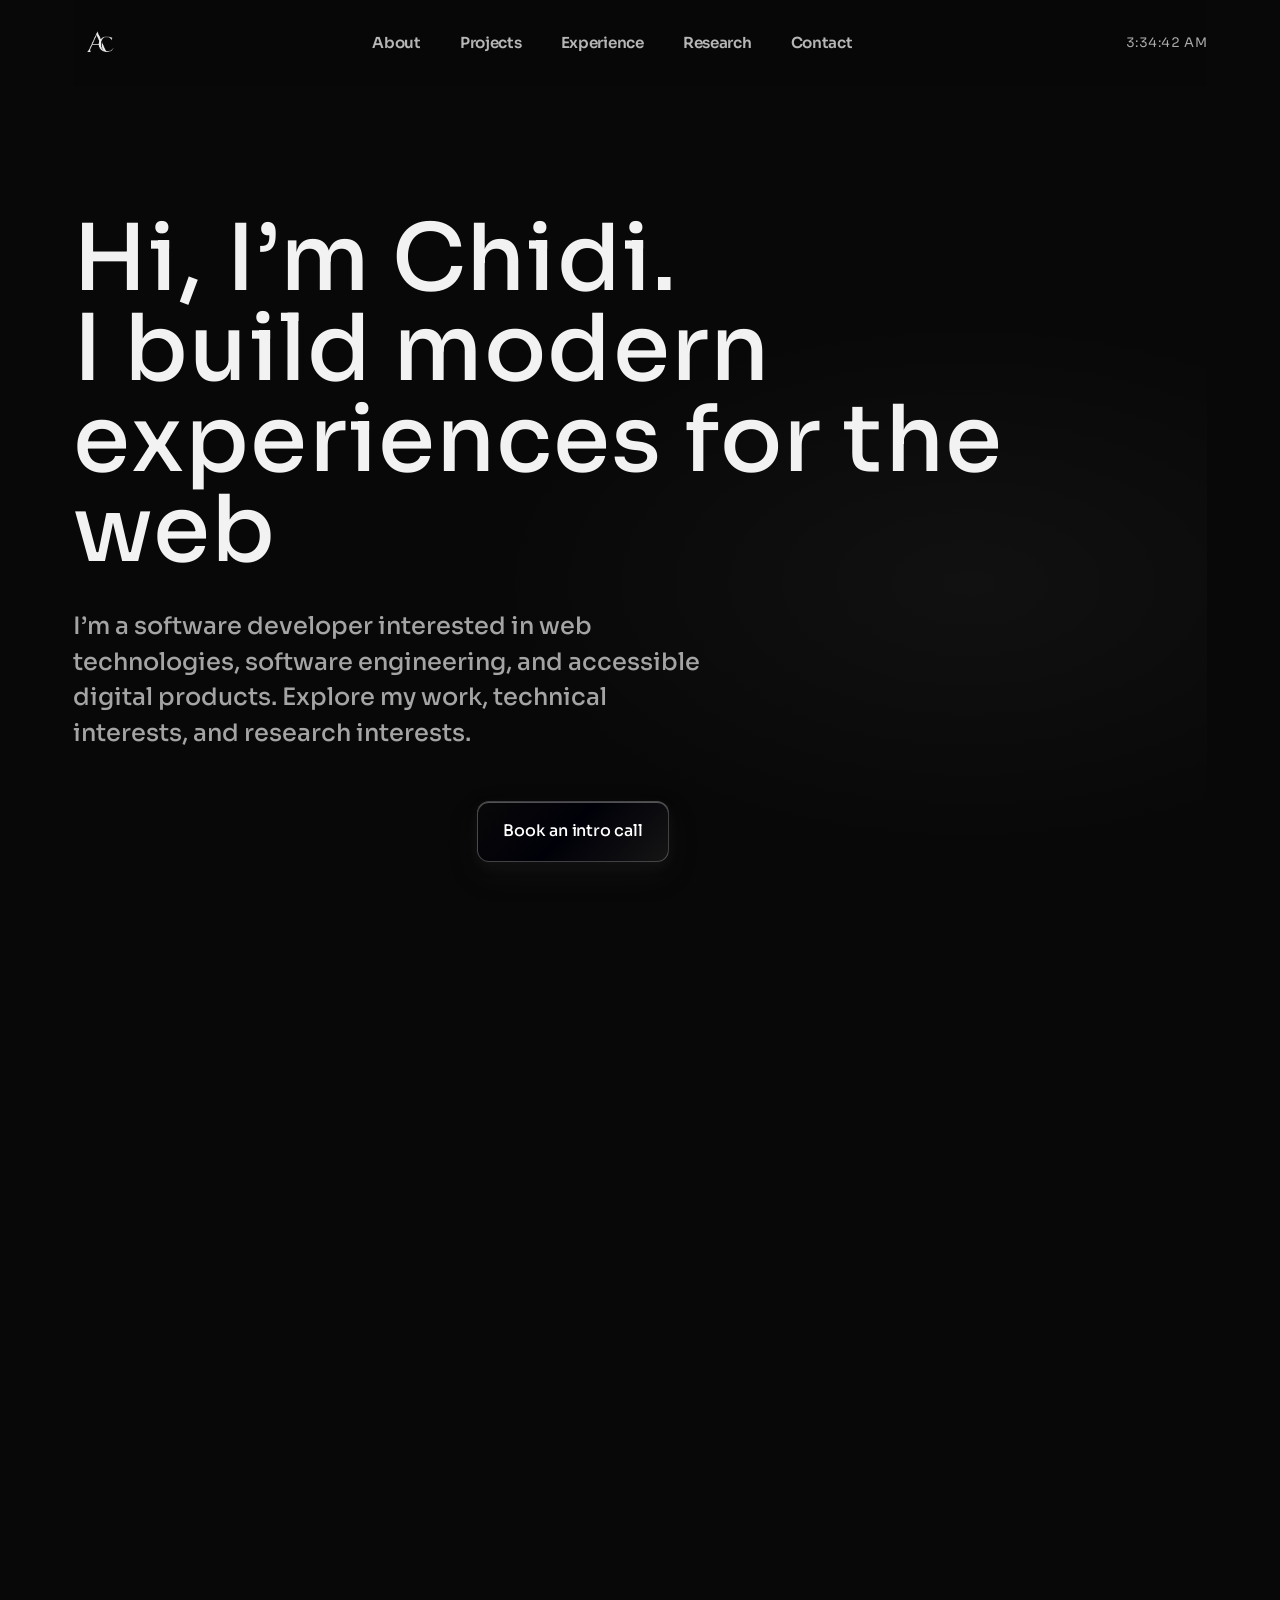
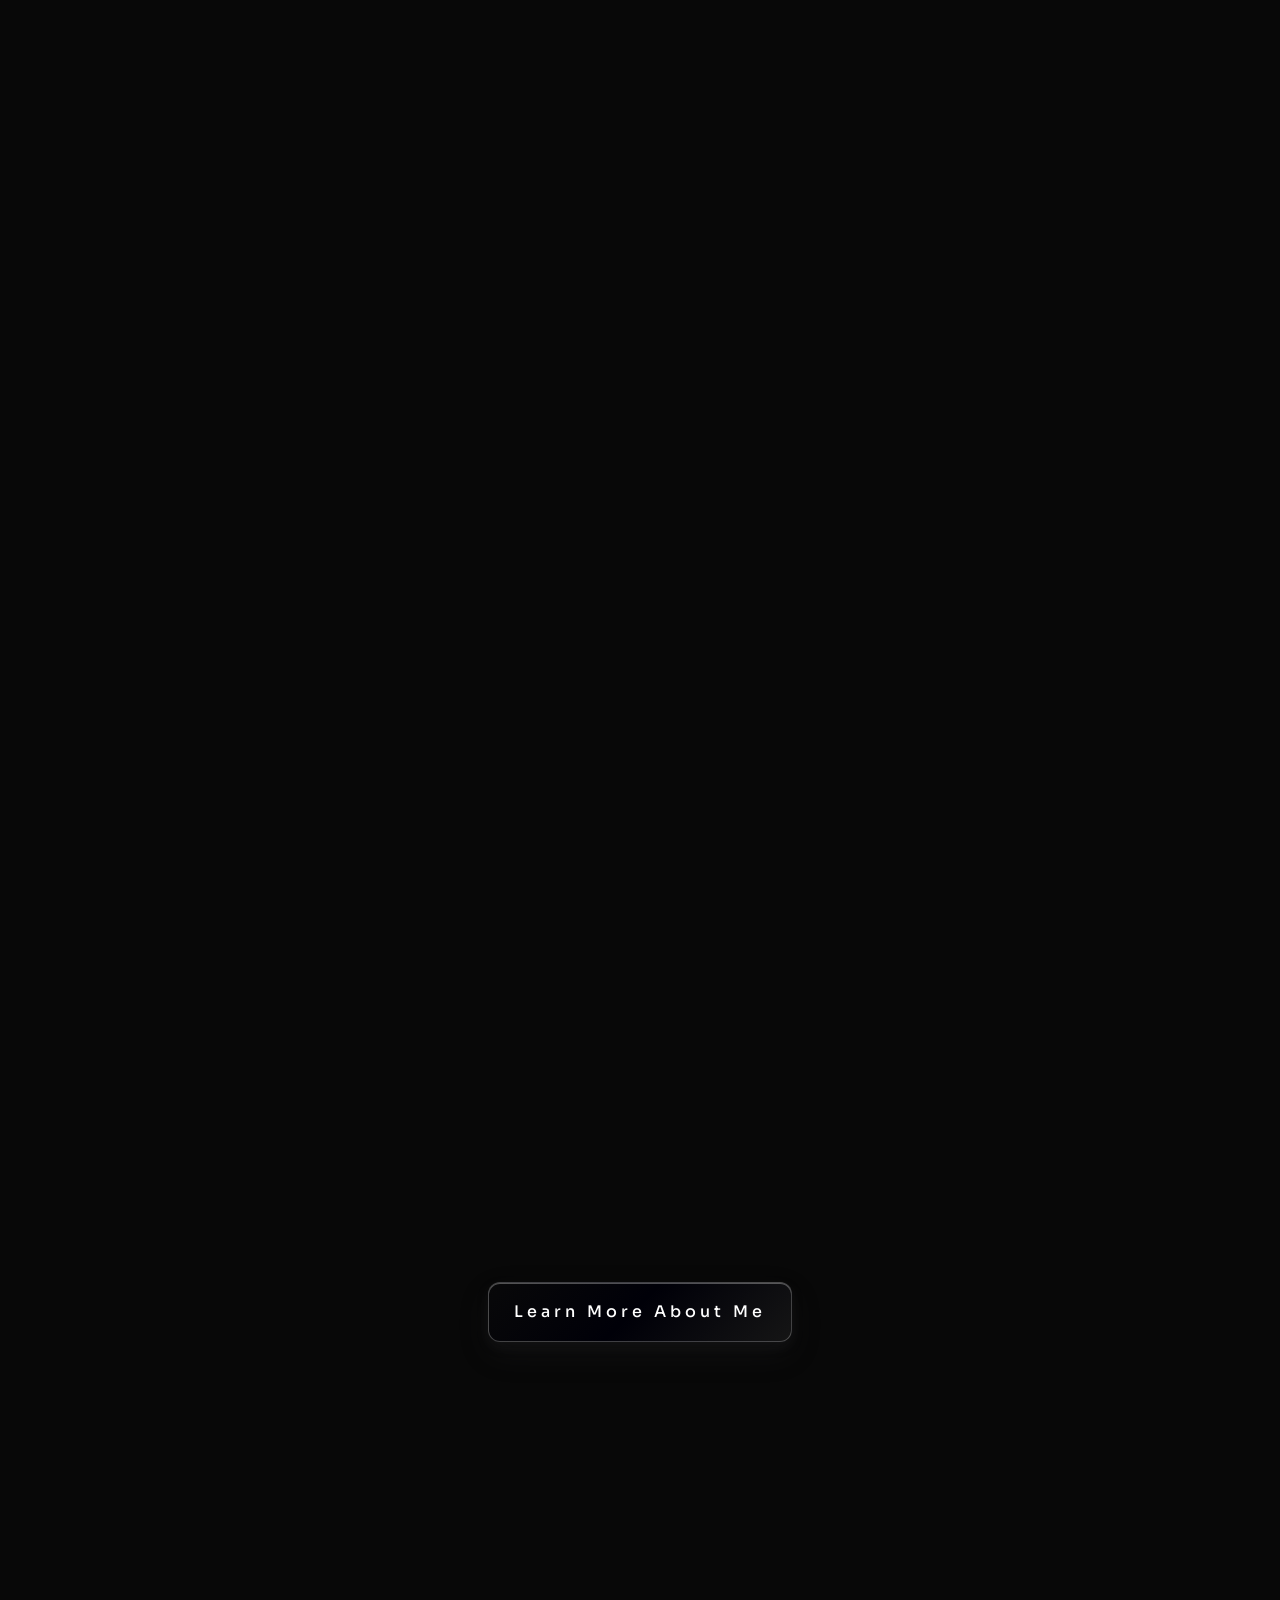
<file: index.html>
<!DOCTYPE html>
<html lang="en">
<head>
<meta charset="UTF-8">
<meta name="viewport" content="width=device-width, initial-scale=1.0">
<title>Anyim Chidi | Software Developer</title>
<meta name="description" content="Portfolio of Anyim Chidi, a software developer focused on web development, product thinking, and thoughtful design.">
<meta property="og:site_name" content="Anyim Chidi">
<meta property="og:type" content="website">
<meta property="og:title" content="Anyim Chidi | Software Developer">
<meta property="og:description" content="Portfolio of Anyim Chidi, a software developer focused on web development, product thinking, and thoughtful design.">
<meta property="og:url" content="https://anyimchidi.com/">
<meta property="og:image" content="https://anyimchidi.com/og-image.jpg">
<meta name="twitter:card" content="summary_large_image">
<meta name="twitter:title" content="Anyim Chidi | Software Developer">
<meta name="twitter:description" content="Portfolio of Anyim Chidi, a software developer focused on web development, product thinking, and thoughtful design.">
<meta name="twitter:image" content="https://anyimchidi.com/og-image.jpg">

<link rel="icon" type="image/png" href="/favicon-96x96.png" sizes="96x96" />
<link rel="icon" type="image/svg+xml" href="/favicon.svg" />
<link rel="shortcut icon" href="/favicon.ico" />
<link rel="apple-touch-icon" sizes="180x180" href="/apple-touch-icon.png" />
<link rel="manifest" href="/site.webmanifest" />

<link rel="canonical" href="https://anyimchidi.com/">
<link rel="preconnect" href="https://fonts.googleapis.com">
<link rel="preconnect" href="https://fonts.gstatic.com" crossorigin>
<link href="https://fonts.googleapis.com/css2?family=Montserrat:ital,wght@0,100..900;1,100..900&display=swap" rel="stylesheet">
<link href="https://api.fontshare.com/v2/css?f[]=satoshi@400,500,600,700,800&display=swap" rel="stylesheet">
<link href="https://fonts.googleapis.com/css2?family=Sora:wght@400;500;600;700;800&display=swap" rel="stylesheet">

<link rel="stylesheet" href="chidi.css"> 
<script src="chidi.js" defer></script>

<script type="application/ld+json">
{
"@context": "https://schema.org",
"@type": "Person",
"name": "Anyim Chidi",
"alternateName": "Anyim Chidi Chikaife",
"url": "https://anyimchidi.com/",
"image": "https://anyimchidi.com/chidi_logo.png"
}
</script>

<script type="application/ld+json">
{
"@context": "https://schema.org",
"@type": "WebSite",
"name": "Anyim Chidi",
"alternateName": "Anyim Chidi Chikaife",
"url": "https://anyimchidi.com/"
}
</script>
</head>
<body id="home">
<div class="page-container">
<header class="header">
<a class="brand" href="/" aria-label="Anyim Chidi home"><img src="images/chidi_logo-nobg.png" alt="Anyim Chidi logo"></a>

<nav class="desktop-nav" aria-label="Main navigation">
<a href="/about">About</a>
<a href="/projects">Projects</a>
<a href="/#experience">Experience</a>
<a href="/research">Research</a>
<a href="/#contact">Contact</a>
</nav>

<div class="header-actions">
<button class="theme-toggle" id="themeToggle" type="button" aria-pressed="false">
    <span class="theme-toggle__track" aria-hidden="true"><span class="theme-toggle__thumb" id="themeIcon"></span></span>
    <span class="theme-toggle__text" id="themeLabel">Light</span>
</button>
<button class="menu-toggle" id="menuToggle" type="button" aria-expanded="false" aria-controls="mobileNav" aria-label="Open navigation menu">
    <span></span>
    <span></span>
    <span></span>
</button>
</div>

<p id="clock" aria-live="polite" aria-label="Current time"></p>
</header>

<nav class="mobile-nav" id="mobileNav" aria-label="Mobile navigation">
<a href="/about">About</a>
<a href="/projects">Projects</a>
<a href="/#experience">Experience</a>
<a href="/research">Research</a>
<a href="/#contact">Contact</a>
</nav>

<section class="hero scroll-item">
    <div>
        <h1 id="letter-hero">Hi, I’m Chidi. <br> I build modern experiences for the web</h1>
        <p>I’m a software developer interested in web technologies, software engineering, and accessible digital products. Explore my work, technical interests, and research interests.</p>
        <div class="button-center scroll-item hero-actions">
        <a class="lux-button" href="https://calendly.com/anyimchidi/30min" target="_blank" rel="noopener noreferrer">Book an intro call</a>
</div>
    </div>
</section>

        <section id="about" class="panel scroll-item">
    <h2 class="section-title scroll-item">About Me</h2>
    <div class="about-grid scroll-item">
    <div>
        <p>Hi, I’m Chidi, a Computer Science graduate and software developer interested in building useful, reliable, and user-friendly software.</p>

        <p>I enjoy turning ideas into practical websites and applications. My experience is in frontend development, and I’m expanding my skills across broader software development. I’m particularly interested in software engineering, usability, and building maintainable applications.</p>

        <p>I’m continually learning, exploring new technologies, and improving my projects. My goal is to grow as a software developer, contribute to meaningful projects, and explore research questions related to software development.</p>
    </div>
        <div class="profile-box scroll-item">
            <div class="profile-visual scroll-item">
                <h2>Quick facts</h2>
                <p><strong>Location:</strong> Lagos, Nigeria </p>
                <p><strong>Role:</strong> Software Developer</p>
                <p><strong>Focus:</strong> Web Development, Software Engineering, User Experience</p>
            </div>
        </div>
    </div>
</section>

<section id="skills" class="panel scroll-item">
    <h2 class="section-title scroll-item">Skills / Core strengths</h2>
    <div class="grid scroll-item">
        <div>
            <!-- <h3>Core strengths</h3> -->
            <ul class="skills-list scroll-item">
                <li class="skill-pill">HTML</li>
                <li class="skill-pill">CSS</li>
                <li class="skill-pill">JavaScript</li>
                <li class="skill-pill">React</li>
                <li class="skill-pill">Python</li>
                <li class="skill-pill">Responsive design</li>
                <li class="skill-pill">Git</li>
                <li class="skill-pill">Figma</li>
                <li class="skill-pill">API Integration</li>
                <li class="skill-pill" aria-hidden="true">HTML & CSS</li>
                <li class="skill-pill" aria-hidden="true">JavaScript</li>
                <li class="skill-pill" aria-hidden="true">React</li>
                <li class="skill-pill" aria-hidden="true">Python</li>
                <li class="skill-pill" aria-hidden="true">Responsive design</li>
                <li class="skill-pill" aria-hidden="true">Git</li>
                <li class="skill-pill" aria-hidden="true">Figma</li>
                <li class="skill-pill" aria-hidden="true">API Integration</li>
            </ul>
        </div>
    </div>
</section>

<section id="projects" class="panel scroll-item">
    <h2 class="section-title">Projects</h2>
    <div class="project-list">
        <article class="project-card scroll-item" id="portfolio-website">
            <h3 class="scroll-item">Portfolio Website</h3>
            <p>A modern personal website built with responsive HTML, CSS, and interactive JavaScript to showcase skills, projects, and contact details.</p>
            <a class="button-secondary" href="https://anyimchidi.com" target="_blank" rel="noopener noreferrer">View Project</a>
        </article>
        <article class="project-card scroll-item" id="task-manager">
            <h3 class="scroll-item">Task Manager App</h3>
            <p>A productivity application designed to track tasks, deadlines, and priorities with a clean user experience and accessible UI.</p>
            <a class="button-secondary" href="https://chikaife.github.io/Task-Manager-App" target="_blank" rel="noopener noreferrer">View Project</a>
        </article>
        <article class="project-card scroll-item" id="beeapp">
            <h3 class="scroll-item">beeapp</h3>
            <p>beeapp is a personal fintech UI project designed to showcase a seamless experience for managing airtime, data, bill payments, gift cards, and flight bookings in one place.</p>
            <a class="button-secondary" href="https://chikaife.github.io/beeapp/" target="_blank" rel="noopener noreferrer">View Project</a>
        </article>
    </div>
</section>

<section id="experience" class="panel scroll-item">
    <h2 class="section-title">Work Experience</h2>
    <div class="project-list">
        <div id="aibanc" class="project-card scroll-item">
        <h3 class="scroll-item"><strong>Position: </strong> Software Developer Intern (Industrial Training)</h3>
        <p><h4>Aibanc | July 2024 - October 2024</h4></p>
        <!-- <p><strong>Date: </strong> July 2024 - October 2024 </p> -->
        
        <ul>
            <li>Supported software development by implementing updates, fixing bugs, and improving application features.</li>
                <li>Tested web and mobile fintech applications, including payment and account features, to identify issues and improve reliability.</li>  
            </ul>
        
    </div>
    
    <div id="pleasant-land" class="project-card scroll-item">
        <h3 class="scroll-item"><strong>Position: </strong>Frontend Developer</h3>
        <p><h4>Pleasant Land Nigeria Limited | July 2025 - Till Date</h4></p>
        
            <ul>
                <li>Designed and developed a responsive corporate website, creating a user-friendly interface across desktop and mobile devices.</li>
                <li>Maintain website content and functionality while monitoring performance and improving usability and reliability.</li>
            </ul>
        
    </div>
    </div>
    
</section>

<section id="education" class="panel scroll-item">
    <h2 class="section-title scroll-item">Education</h2>
    <div class="scroll-item">
        <p><strong>Institution:</strong> Michael Okpara University of Agriculture, Umudike</p>
        <p><strong>Qualification:</strong> Bachelor of Science in Computer Science</p>
        <p><strong>Graduated:</strong> January 2026</p>
    </div>
</section>


<section id="volunteer" class="panel scroll-item">
    <h2 class="section-title scroll-item">Volunteering & Impact</h2>
    <div class="project-list">
        <div id="nacos" class="project-card scroll-item">
            <h3><strong>Director of Software</strong></h3>
            <p><h4><strong>Nigeria Association of Computing Students (NACOS) | June 2023 - July 2025</strong></h4></p>
            <p>
                <ul>
                    <li>Led software development activities within NACOSS by coordinating technical projects and supporting student developers.</li>
                    <li>Managed digital platforms and provided technical solutions to support the association’s technology initiatives.</li>
                </ul>
            </p>
        </div>
    </div>
</section>

<section id="links" class="panel scroll-item">
    <h2 class="section-title scroll-item">Links & Resume</h2>
    <div class="button-center2">
        <ul class="links-list scroll-item">
            <li class="scroll-item"><a class="links-txt" id="linkedin" href="https://www.linkedin.com/in/chikaife" target="_blank" rel="noopener">LinkedIn</a></li>
            <li class="scroll-item"><a class="links-txt" id="github" href="https://github.com/chikaife" target="_blank" rel="noopener">GitHub</a></li>
            <li class="scroll-item"><a class="links-txt" id="chidi" href="https://anyimchidi.com" target="_blank" rel="noopener">Personal website</a></li>
            <li class="scroll-item"><a class="links-txt" id="cv-view" href="resume/Anyim_Chidi_Professional_CV.pdf" target="_blank" rel="noopener">View PROFESSIONAL Resume (PDF)</a></li>
            <li class="scroll-item"><a class="links-txt" id="cv-download" href="resume/Anyim_Chidi_Professional_CV.pdf" download>Download PROFESSIONAL Resume (PDF)</a></li>
            <li class="scroll-item"><a class="links-txt" id="cv-view" href="resume/Anyim_Chidi_Academic_CV.pdf" target="_blank" rel="noopener">View ACADEMIC Resume (PDF)</a></li>
            <!-- <li class="last-link"><a href="resume/Anyim_Chidi_Academic_CV.pdf" download>Download ACADEMIC Resume (PDF)</a></li> -->
        </ul>
        <div class="button-center">
            <p class="last-link scroll-item lux-button-text"><a class="links-txt" id="cv-download2" href="resume/Anyim_Chidi_Academic_CV.pdf" download>Download ACADEMIC Resume (PDF)</a></p>
        </div>
    </div>
</section>

<div class="button-center button-center">
        <a class="lux-button" href="about">
            <span class="lux-button-text">Learn More About Me</span>
            
        </a>
</div>

<div class="contact-center">
<section id="contact" class="panel scroll-item">
    <h2 class="section-title scroll-item">Contact</h2>
    <p class="form-note">Have a question or project in mind? Send a message below.</p>
    <form class="contact-form" id="contactForm" action="https://formspree.io/f/xzdljooe" method="POST">
        <label>
            Name
            <input type="text" id="name" name = "Name" placeholder="Your name" required>
        </label>
        <label>
            Email
            <input type="email" id="email" name = "Email" placeholder="you@example.com" required>
        </label>
        <label>
            Message
            <textarea id="message" name = "Message" placeholder="Tell me about your project" required></textarea>
        </label>
        <button type="submit" class="button">Send Message</button>
        <p id="formStatus" class="form-note" aria-live="polite"></p>
    </form>
    <h1><i>ALTERNATIVELY</i></h1>
    <div class="button-center scroll-item hero-actions">
        <a class="lux-button" href="https://calendly.com/anyimchidi/30min" target="_blank" rel="noopener noreferrer">Book an intro call</a>
</div>
</section>
</div>

<footer class="scroll-item">
    <span>© 2026 Anyim Chidi. All rights reserved.</span>
    <!-- <span class="gallery-grid"><img src="images/chidi_logo.png" alt="Logo of Anyim Chidi"></span> -->
    <nav><a href="mailto:hello@anyimchidi.com">Email</a>
    <a href="/#links">Resume</a>
    </nav>
</footer>
</div>


</body>
</html>
</file>
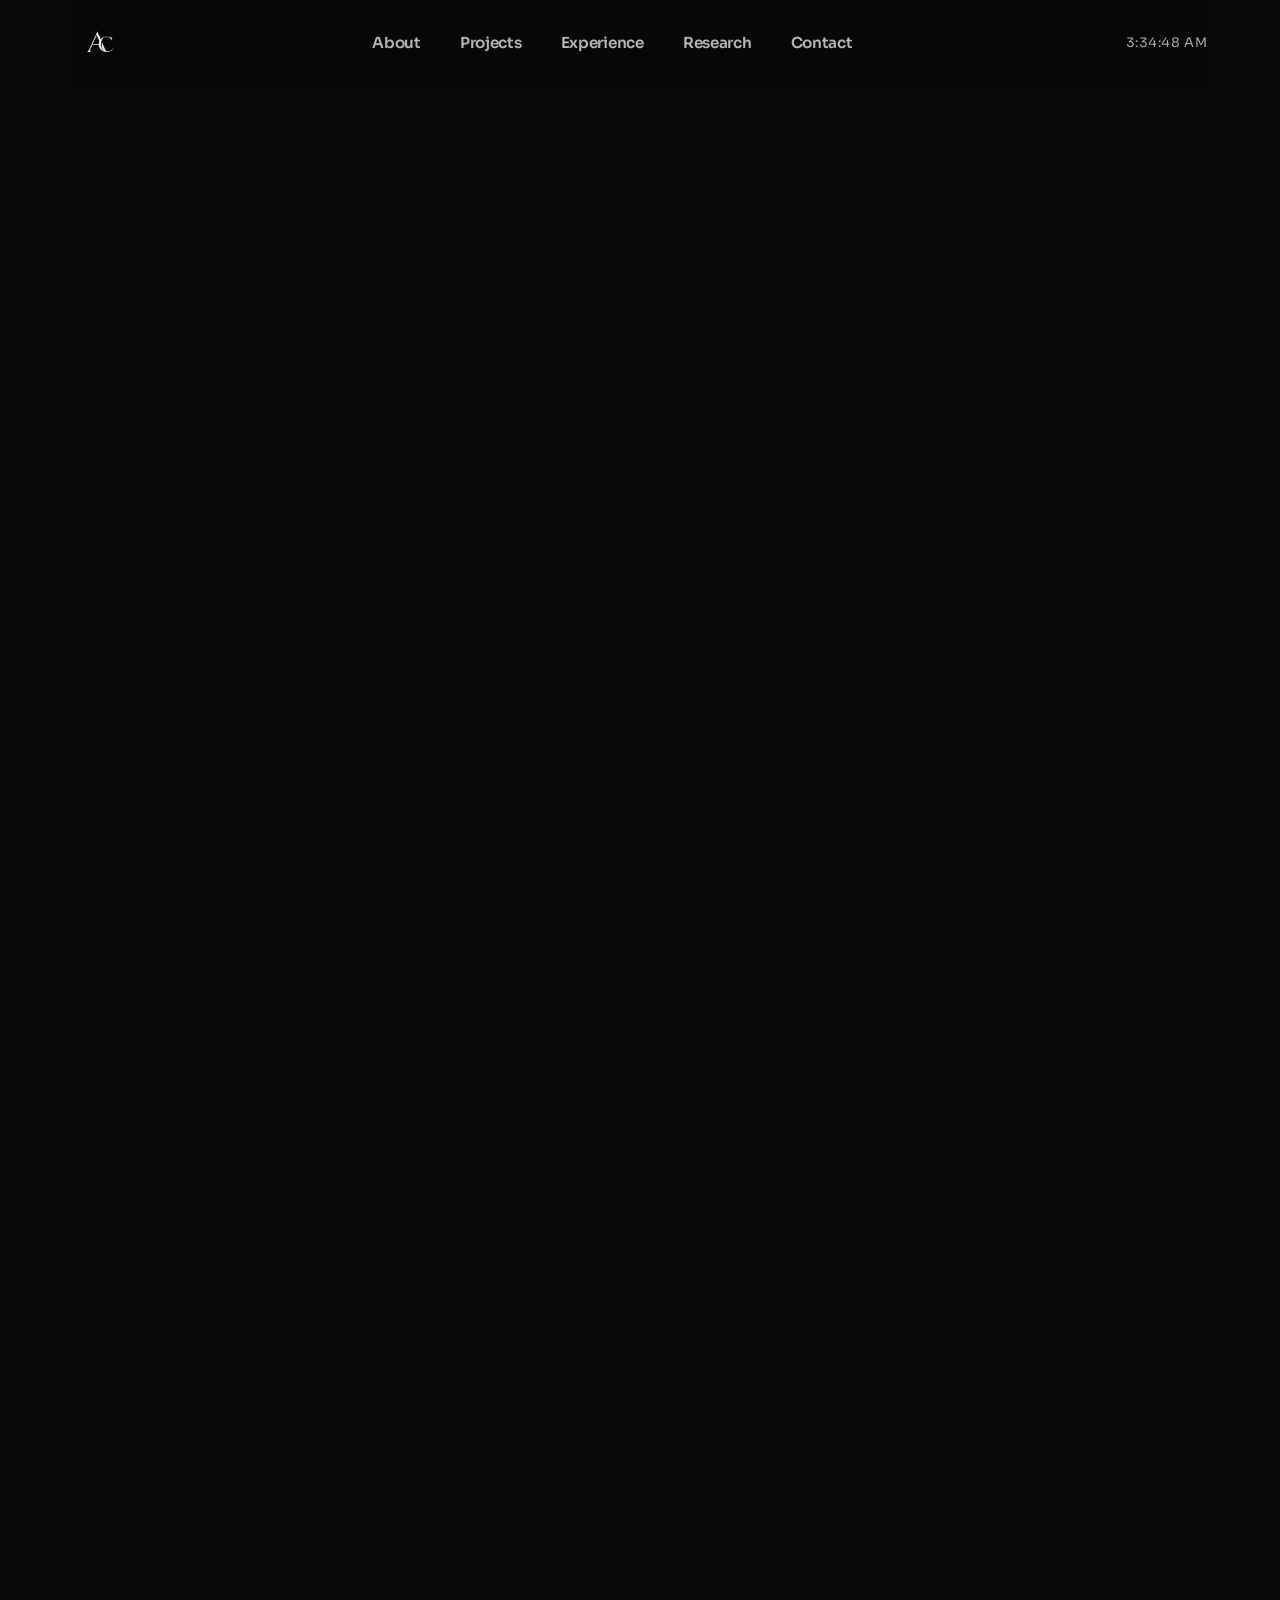
<file: about.html>
<!DOCTYPE html>
<html lang="en">
<head>
<meta charset="UTF-8">
<meta name="viewport" content="width=device-width, initial-scale=1.0">
<title>About Chidi | Anyim Chidi</title>
<meta name="description" content="Get to know Anyim Chidi, a software developer and tech enthusiast from Lagos, Nigeria.">
<meta property="og:site_name" content="Anyim Chidi">
<meta property="og:type" content="website">
<meta property="og:title" content="About Chidi | Anyim Chidi">
<meta property="og:description" content="Get to know Anyim Chidi, a software developer and tech enthusiast from Lagos, Nigeria.">
<meta property="og:url" content="https://anyimchidi.com/about">
<meta property="og:image" content="https://anyimchidi.com/og-image.jpg">

<meta name="twitter:card" content="summary_large_image">
<meta name="twitter:title" content="About Chidi | Anyim Chidi">
<meta name="twitter:description" content="Get to know Anyim Chidi, a software developer and tech enthusiast from Lagos, Nigeria.">
<meta name="twitter:image" content="https://anyimchidi.com/og-image.jpg">

<link rel="canonical" href="https://anyimchidi.com/about">
<link rel="preconnect" href="https://fonts.googleapis.com">
<link rel="preconnect" href="https://fonts.gstatic.com" crossorigin>
<link href="https://fonts.googleapis.com/css2?family=Montserrat:ital,wght@0,100..900;1,100..900&display=swap" rel="stylesheet">
<link href="https://api.fontshare.com/v2/css?f[]=satoshi@400,500,600,700,800&display=swap" rel="stylesheet">
<link href="https://fonts.googleapis.com/css2?family=Sora:wght@400;500;600;700;800&display=swap" rel="stylesheet">

<link rel="icon" type="image/png" href="/favicon-96x96.png" sizes="96x96" />
<link rel="icon" type="image/svg+xml" href="/favicon.svg" />
<link rel="shortcut icon" href="/favicon.ico" />
<link rel="apple-touch-icon" sizes="180x180" href="/apple-touch-icon.png" />
<link rel="manifest" href="/site.webmanifest" /> 

<link rel="stylesheet" href="chidi.css">
<script type="application/ld+json">
{
"@context": "https://schema.org",
"@type": "AboutPage",
"url": "https://anyimchidi.com/about",
"mainEntity": {
"@type": "Person",
"name": "Anyim Chidi",
"alternateName": "Anyim Chidi Chikaife",
"url": "https://anyimchidi.com/"
}
}
</script>
<script src="chidi.js" defer></script>
</head>
<body>
<div class="page-container">
<header class="header">
<a class="brand" href="/" aria-label="Anyim Chidi home"><img src="images/chidi_logo-nobg.png" alt="Anyim Chidi logo"></a>

<nav class="desktop-nav" aria-label="Main navigation">
<a href="/about" aria-current="page">About</a>
<a href="/projects">Projects</a>
<a href="/#experience">Experience</a>
<a href="/research">Research</a>
<a href="/#contact">Contact</a>
</nav>

<div class="header-actions">
<button class="theme-toggle" id="themeToggle" type="button" aria-pressed="false">
    <span class="theme-toggle__track" aria-hidden="true"><span class="theme-toggle__thumb" id="themeIcon"></span></span>
    <span class="theme-toggle__text" id="themeLabel">Light</span>
</button>
<button class="menu-toggle" id="menuToggle" type="button" aria-expanded="false" aria-controls="mobileNav" aria-label="Open navigation menu">
    <span></span>
    <span></span>
    <span></span>
</button>
</div>

<p id="clock" aria-live="polite" aria-label="Current time"></p>
</header>

<nav class="mobile-nav" id="mobileNav" aria-label="Mobile navigation">
<a href="/about" aria-current="page">About</a>
<a href="/projects">Projects</a>
<a href="/#experience">Experience</a>
<a href="/research">Research</a>
<a href="/#contact">Contact</a>
</nav>

<main>
<section class="panel page-intro scroll-item">
<div>
    <!-- <p class="eyebrow">The person behind the interface</p> -->
    <h1>The person behind the interface</h1>
    <p>I’m Anyim Chidi, a Computer Science graduate and software developer from Lagos, Nigeria. I enjoy turning ideas into digital experiences that are clear, useful, and easy to use.</p>
    <p>I’m interested in building reliable software, improving user experiences, and finding better ways to solve problems through technology.</p>
    <div class="about-spotlight">
        <span class="master-mindset">Building useful things</span>
    </div>
</div>
<div class="image-slot scroll-item" aria-label="Image placeholder for a portrait or workspace photo">
</div>
</section>

<section class="panel story-grid scroll-item">
<div>
    <!-- <p class="eyebrow">A little context</p> -->
    <blockquote class="quote-block">"The best way to learn technology is to use it to solve something real."</blockquote>
</div>
<div>
    <p>My path into software development has been shaped by self-learning, hands-on projects, and curiosity about how software works behind the scenes. Each project gives me an opportunity to solve problems, improve usability, and build more reliable digital experiences.</p>
    <p>I enjoy building user interfaces and exploring how frontend applications connect with backend systems. My interests include web applications, software engineering, automation, and the design decisions that make software easier to use, maintain, and improve.</p>
    <p>
</div>
</section>

<section class="panel scroll-item">
<p class="eyebrow master-mindset">My Master Mindset</p>
<div class="signal-grid">
    <article class="signal scroll-item">
        <strong>Make it clear</strong>
        <span>I turn complex requirements into interfaces people can understand quickly.</span>
    </article>
    <article class="signal scroll-item">
        <strong>Make it work</strong>
        <span>I care about reliable interactions, useful feedback, and the logic underneath.</span>
    </article>
    <article class="signal scroll-item">
        <strong>Keep growing</strong>
        <span>I stay open to better tools, new patterns, and lessons from every build.</span>
    </article>
</div>
</section>

<section class="panel story-grid scroll-item">
<div class="image-slot2 scroll-item" aria-label="Image placeholder for a project process image">
</div>
<div>
    <!-- <p class="eyebrow scroll-item">Beyond the code</p> -->
    <h2>Beyond the code</h2>
    <p>As Director of Software for the Nigeria Association of Computing Students, I coordinated technical projects, supported student developers, and helped manage digital platforms. The experience taught me the value of collaboration, clear communication, and shared problem-solving in software development.</p>
    <p>Outside software development, I enjoy learning about new ideas, exploring how technology shapes everyday life, and taking time to reflect on problems from different perspectives. I value curiosity, continuous learning, and the opportunity to grow through new experiences.</p>
    <a class="button" href="https://anyimchidi.com/projects">See what I have built</a>
</div>
</section>
</main>

<footer class="scroll-item">
<span>© 2026 Anyim Chidi. All rights reserved.</span>
<span class="gallery-grid scroll-item"><img src="images/chidi_logo.png" alt="Logo of Anyim Chidi"></span>
<nav><a href="mailto:hello@anyimchidi.com">Email</a>
<a href="/#links">Resume</a>
</nav>
</footer>
</div>
</body>
</html>
</file>
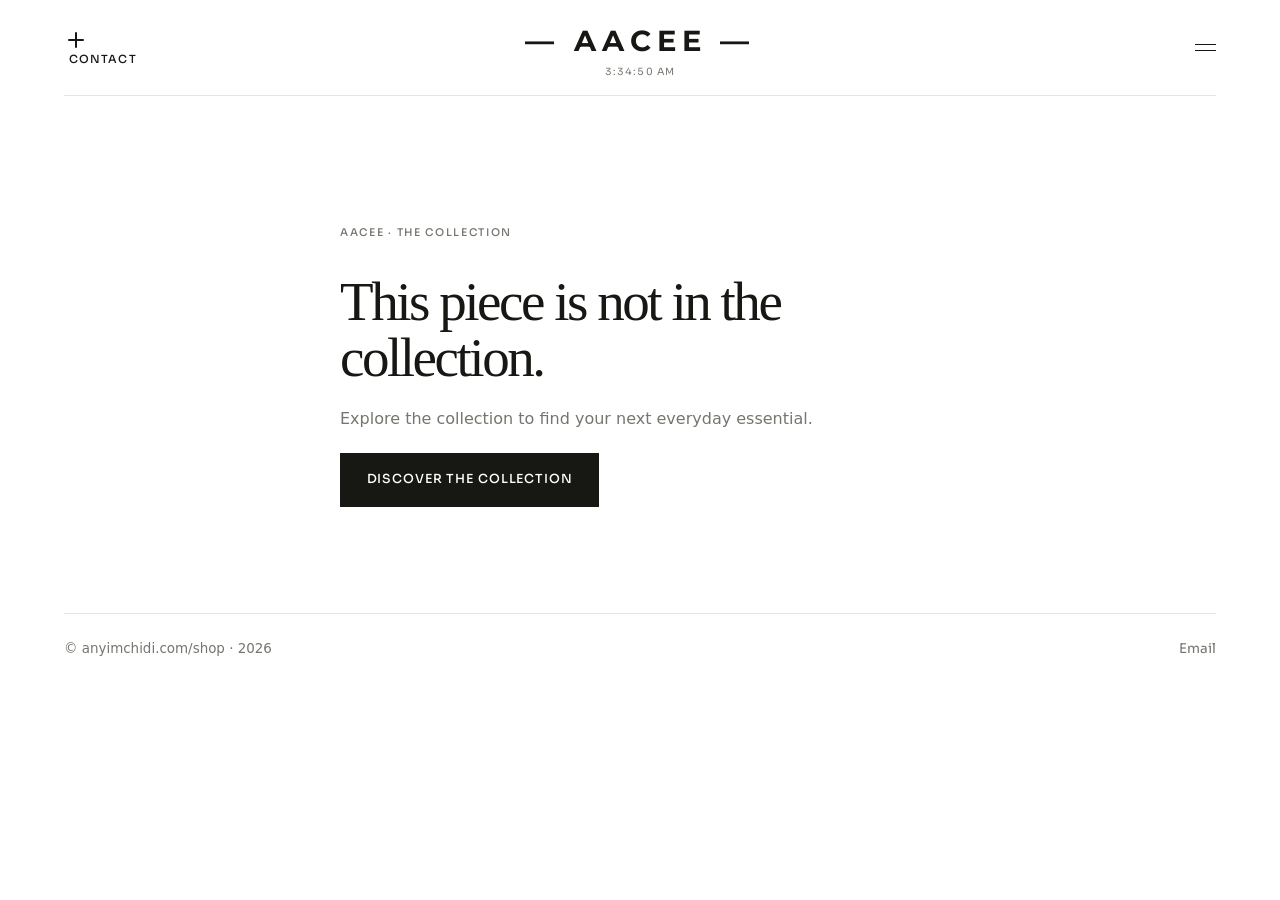
<file: product.html>
<!DOCTYPE html>
<html lang="en">
<head>
<meta charset="utf-8">
<meta name="viewport" content="width=device-width, initial-scale=1">
<title>Discover the piece | AACEE</title>
<meta name="description" content="Discover the AACEE collection. Find your piece, explore the details and place an order directly.">
<meta name="theme-color" content="#ffffff">
<link rel="preconnect" href="https://fonts.googleapis.com">
<link rel="preconnect" href="https://fonts.gstatic.com" crossorigin>
<link href="https://fonts.googleapis.com/css2?family=Montserrat:ital,wght@0,100..900;1,100..900&family=Sora:wght@400;500;600;700;800&display=swap" rel="stylesheet">
<link href="https://api.fontshare.com/v2/css?f[]=satoshi@400,500,600,700,800&display=swap" rel="stylesheet">
<link rel="stylesheet" href="shop-style.css">
<script src="shop.js?v=3" defer></script>
<script src="product.js?v=3" defer></script>
</head>
<body>
<div class="wrap">
<header class="shop-header">
  <a class="header-contact black-bg" href="/shop#contact"> <svg xmlns="http://www.w3.org/2000/svg" width="24" height="24" viewBox="0 0 24 24" fill="none" stroke="currentColor" stroke-width="2" stroke-linecap="round" stroke-linejoin="round" class="lucide lucide-plus preview-icon"><path d="M5 12h14"/><path d="M12 5v14"/></svg><span class="black-bg"> Contact </span></a>
  <div class="brand-stack">
    <a class="mark aacee " href="/shop" aria-label="AACEE shop home"><img class="mobile-header-img" src="/shop/aacee_logo.png" alt=""><span class="desktop-wordmark"> ― AACEE —</span></a>
    <p id="clock" aria-live="polite" aria-label="Current time"></p>
  </div>
  <button class="menu-toggle" id="menuToggle" type="button" aria-expanded="false" aria-controls="mobileNav" aria-label="Open navigation menu">
    <span class="menu-label"></span>
    <span class="menu-icon" aria-hidden="true"><span></span><span></span></span>
  </button>
  <nav class="mobile-nav" id="mobileNav" aria-label="Shop navigation">
    <a class="mobile-contact" href="/shop#contact">Contact</a>
    <a href="/shop#collection">View the collection </a>
    <a href="/product?item=bucket-hat">Bucket hat </a>
    <a href="/product?item=baseball-cap">Baseball cap</a>
    <a href="/product?item=polo-regular-fit">Polo (Regular Fit) </a>
    <a href="/product?item=muscle-tank">Muscle tank </a>
    <a href="/product?item=gym-shorts">Gym shorts </a>
    <a href="/product?item=hoodie">Hoodie </a>
    <a href="/shop#order">Place an order </a>
  </nav>
</header>

  <main class="product-page scroll-item" id="productPage">
    <nav class="breadcrumbs" aria-label="Breadcrumb">
      <a href="/shop">Shop</a>
      <span aria-hidden="true">/</span>
      <span id="breadcrumbName">The collection</span>
    </nav>

    <section class="product-layout scroll-item" aria-labelledby="productName">
      <div class="product-gallery">
        <div class="product-stage scroll-item" id="productStage">
          <img id="productImage" src="" alt="">
          <div class="gallery-placeholder" id="galleryPlaceholder" hidden>
            <span class="placeholder-wordmark">AACEE <span>STUDIO</span></span>
            <span class="placeholder-angle" id="placeholderAngle"></span>
            <span class="placeholder-note">Additional product photography coming soon</span>
          </div>
          <span class="stage-caption">AACEE · THE ESSENTIALS</span>
        </div>
        <div class="gallery-views scroll-item" aria-label="Product views">
          <button class="gallery-view is-active scroll-item" type="button" data-view="front" aria-pressed="true">
            <span class="view-image scroll-item"></span>
            <span>Front view</span>
          </button>
          <button class="gallery-view scroll-item" type="button" data-view="back" aria-pressed="false">
            <span class="view-image scroll-item"></span>
            <span>Back view</span>
          </button>
        </div>
      </div>

      <div class="product-info" id="productInfo">
        <p class="eyebrow scroll-item">AACEE . MERCH</p>
        <h1 id="productName"></h1>
        <p class="product-meta" id="productMeta"></p>
        <p class="product-price" id="productPrice"></p>
        <p class="product-description" id="productDescription"></p>

        <div class="product-option">
          <div class="option-heading">
            <span>Colour</span>
            <span id="selectedColour"></span>
          </div>
          <div class="colour-options" id="colourOptions" aria-label="Choose a colour"></div>
        </div>

        <div class="product-option">
          <div class="option-heading">
            <span>Size</span>
            <span class="size-help">Need help? Leave us a note at checkout.</span>
          </div>
          <div class="size-options" id="sizeOptions" aria-label="Choose a size"></div>
        </div>

        <a class="btn product-order" id="orderLink" href="/shop#order">Order this piece</a>

        <div class="product-details scroll-item">
          <h2>Considered details</h2>
          <ul id="productDetails"></ul>
        </div>
        <div class="delivery-note">
          <span class="delivery-icon" aria-hidden="true"></span>
          <p><strong>Made for you.</strong> Availability, delivery cost and timing are confirmed with you before payment.</p>
        </div>
      </div>
    </section>

    <section class="related collection" aria-labelledby="relatedHeading">
      <div class="related-heading scroll-item">
        <div>
          <p class="eyebrow scroll-item">MORE TO EXPLORE</p>
          <h2 id="relatedHeading">Complete the look.</h2>
        </div>
        <a class="text-link scroll-item" href="/shop#collection">View all pieces</a>
      </div>
      <div class="items scroll-item" id="relatedProducts"></div>
    </section>
  </main>

  <footer>
    <span>© anyimchidi.com/shop · 2026</span>
    <span><a href="mailto:merch@anyimchidi.com" target="_blank" rel="noopener noreferrer">Email</a></span>
  </footer>
</div>
</body>
</html>
</file>
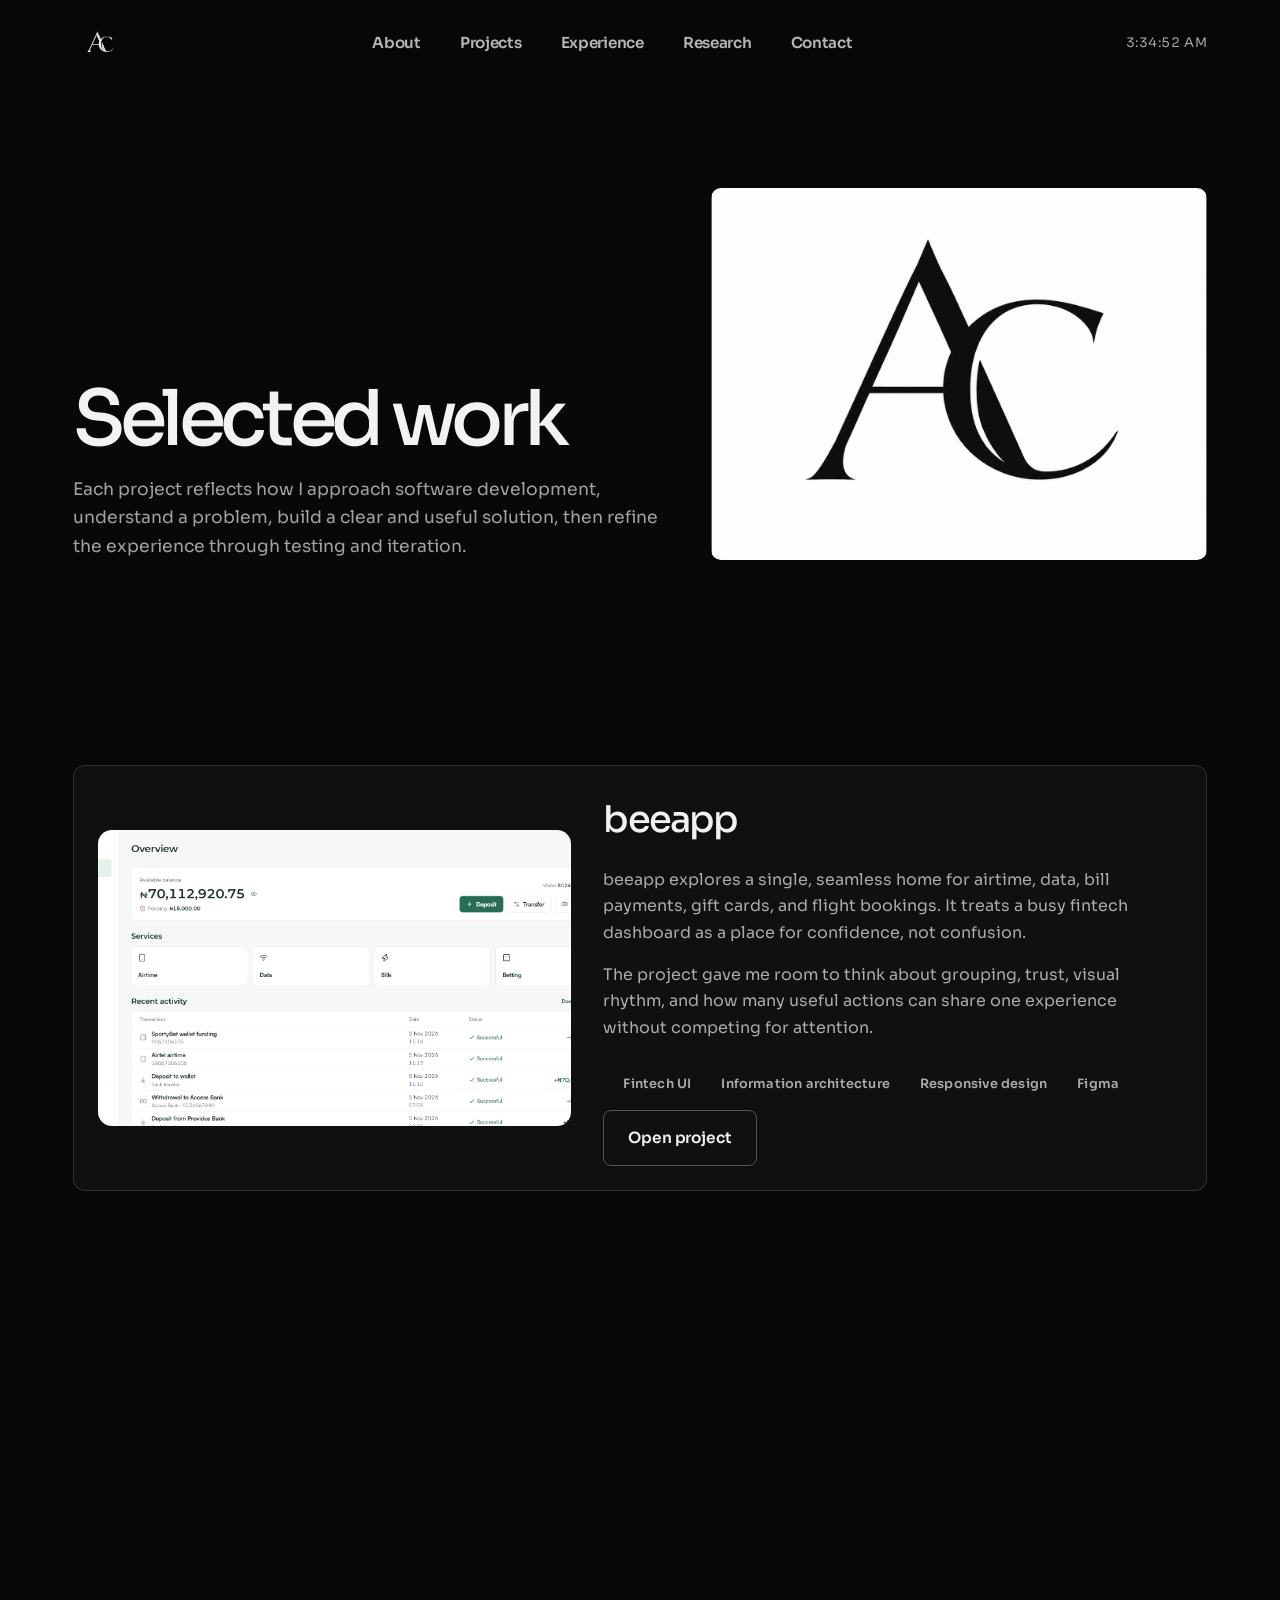
<file: projects.html>
<!DOCTYPE html>
<html lang="en">
<head>
<meta charset="UTF-8">
<meta name="viewport" content="width=device-width, initial-scale=1.0">
<title>Projects | Anyim Chidi</title>
<meta name="description" content="Explore projects built by Anyim Chidi, including web applications, interfaces, and software projects.">
<meta property="og:site_name" content="Anyim Chidi">
<meta property="og:type" content="website">
<meta property="og:title" content="Projects | Anyim Chidi">
<meta property="og:description" content="Explore projects built by Anyim Chidi, including web applications, interfaces, and software projects.">
<meta property="og:url" content="https://anyimchidi.com/projects">
<meta property="og:image" content="https://anyimchidi.com/og-image.jpg">

<meta name="twitter:card" content="summary_large_image">
<meta name="twitter:title" content="Projects | Anyim Chidi">
<meta name="twitter:description" content="Explore projects built by Anyim Chidi, including web applications, interfaces, and software projects.">
<meta name="twitter:image" content="https://anyimchidi.com/og-image.jpg">

<link rel="canonical" href="https://anyimchidi.com/projects">
<link rel="preconnect" href="https://fonts.googleapis.com">
<link rel="preconnect" href="https://fonts.gstatic.com" crossorigin>
<link href="https://fonts.googleapis.com/css2?family=Montserrat:ital,wght@0,100..900;1,100..900&display=swap" rel="stylesheet">
<link href="https://api.fontshare.com/v2/css?f[]=satoshi@400,500,600,700,800&display=swap" rel="stylesheet">
<link href="https://fonts.googleapis.com/css2?family=Sora:wght@400;500;600;700;800&display=swap" rel="stylesheet">

<link rel="icon" type="image/png" href="/favicon-96x96.png" sizes="96x96" />
<link rel="icon" type="image/svg+xml" href="/favicon.svg" />
<link rel="shortcut icon" href="/favicon.ico" />
<link rel="apple-touch-icon" sizes="180x180" href="/apple-touch-icon.png" />
<link rel="manifest" href="/site.webmanifest" />

<link rel="stylesheet" href="chidi.css">
<script src="chidi.js" defer></script>
</head>
<body>
<div class="page-container">
<header class="header">
<a class="brand" href="/" aria-label="Anyim Chidi home"><img src="images/chidi_logo-nobg.png" alt="Anyim Chidi logo"></a>

<nav class="desktop-nav" aria-label="Main navigation">
<a href="/about">About</a>
<a href="/projects" aria-current="page">Projects</a>
<a href="/#experience">Experience</a>
<a href="/research">Research</a>
<a href="/#contact">Contact</a>
</nav>

<div class="header-actions">
<button class="theme-toggle" id="themeToggle" type="button" aria-pressed="false">
    <span class="theme-toggle__track" aria-hidden="true"><span class="theme-toggle__thumb" id="themeIcon"></span></span>
    <span class="theme-toggle__text" id="themeLabel">Light</span>
</button>
<button class="menu-toggle" id="menuToggle" type="button" aria-expanded="false" aria-controls="mobileNav" aria-label="Open navigation menu">
    <span></span>
    <span></span>
    <span></span>
</button>
</div>

<p id="clock" aria-live="polite" aria-label="Current time"></p>
</header>

<nav class="mobile-nav" id="mobileNav" aria-label="Mobile navigation">
<a href="/about">About</a>
<a href="/projects" aria-current="page">Projects</a>
<a href="/#experience">Experience</a>
<a href="/research">Research</a>
<a href="/#contact">Contact</a>
</nav>

<main>
<section class="panel page-intro scroll-item">
<div>
    <h1 >Selected work</h1>
    <p>Each project reflects how I approach software development, understand a problem, build a clear and useful solution, then refine the experience through testing and iteration.</p>
</div>
<div class="image-slot3 scroll-item" aria-label="Image placeholder for a project collage">
</div>
</section>

<section class="panel page-panel scroll-item">
<!-- <p class="eyebrow">The work, with the why included</p> -->
<div class="project-showcase scroll-item">

    <article class="case-study scroll-item">
        <div class="case-study__visual" style="background-image: url('images/beeapp-image.png');" role="img" aria-label="Preview of the beeapp fintech interface"></div>
        <div>
            <!-- <p class="eyebrow scroll-item">Everyday finance</p> -->
            <h2>beeapp</h2>
            <p>beeapp explores a single, seamless home for airtime, data, bill payments, gift cards, and flight bookings. It treats a busy fintech dashboard as a place for confidence, not confusion.</p>
            <p>The project gave me room to think about grouping, trust, visual rhythm, and how many useful actions can share one experience without competing for attention.</p>
            <ul class="case-study__meta"><li>Fintech UI</li><li>Information architecture</li><li>Responsive design</li><li>Figma</li></ul>
            <a class="button-secondary" href="https://chikaife.github.io/beeapp/" target="_blank" rel="noopener noreferrer">Open project</a>
        </div>
    </article>

    <article class="case-study scroll-item">
        <div class="case-study__visual" style="background-image: url('images/task-manager-image.png');" role="img" aria-label="Preview of the Task Manager App"></div>
        <div>
            <!-- <p class="eyebrow scroll-item">Focus and follow-through</p> -->
            <h2>Task Manager App</h2>
            <p>A productivity app for tracking tasks, deadlines, and priorities without making planning feel heavy. The interface keeps the next action visible and the overall workload easy to scan.</p>
            <p>Its value is in the everyday details: clear hierarchy, quick recognition, and a workflow that supports progress instead of adding friction.</p>
            <ul class="case-study__meta"><li>Productivity</li><li>Task flows</li><li>UI design</li><li>Web app</li></ul>
                    <a class="button-secondary" href="https://chikaife.github.io/Task-Manager-App" target="_blank" rel="noopener noreferrer">Open project</a>
        </div>
    </article>
    <article class="case-study scroll-item">
        <div class="case-study__visual" style="background-image: url('images/anyimchidi-image.png');" role="img" aria-label="Preview of the portfolio website"></div>
        <div>
            <!-- <p class="eyebrow scroll-item">Personal platform</p> -->
            <h2>Portfolio Website</h2>
            <p>This site is designed as more than a resume. It brings together my story, skills, projects, experience, and contact details in one calm, responsive space.</p>
            <p>The focus was on a flexible visual system, accessible navigation, theme switching, and a layout that can grow as the work grows.</p>
            <ul class="case-study__meta"><li>Portfolio</li><li>Web Development</li><li>UI Design</li><li>Responsive UI</li></ul>
            <a class="button-secondary" href="https://anyimchidi.com" target="_blank" rel="noopener noreferrer">Open project</a>
        </div>
    </article>
</div>
</section>

<section class="panel story-grid scroll-item">
<div>
    <!-- <p class="eyebrow scroll-item">Next chapter</p> -->
    <h2>There is always another useful problem to solve.</h2>
</div>
<div>
    <p>I’m continuing to develop my skills in web-app development. I’m interested in building useful digital products, solving practical problems, and making software easier to use.</p>
    <p>Whether you have a project idea, a problem worth solving, or an opportunity to collaborate, I’d be glad to hear from you.</p>

    <div class="button-center">
            <a class=" lux-button" href="https://anyimchidi.com/#contact">Start a conversation</a>
</div>
</section>
</main>

<footer class="scroll-item">
<span>© 2026 Anyim Chidi. All rights reserved.</span>
<span class="gallery-grid scroll-item"><img src="images/chidi_logo.png" alt="Logo of Anyim Chidi"></span>
<nav><a href="mailto:hello@anyimchidi.com">Email</a>
<a href="/#links">Resume</a>
</nav>
</footer>
</div>
</body>
</html>
</file>
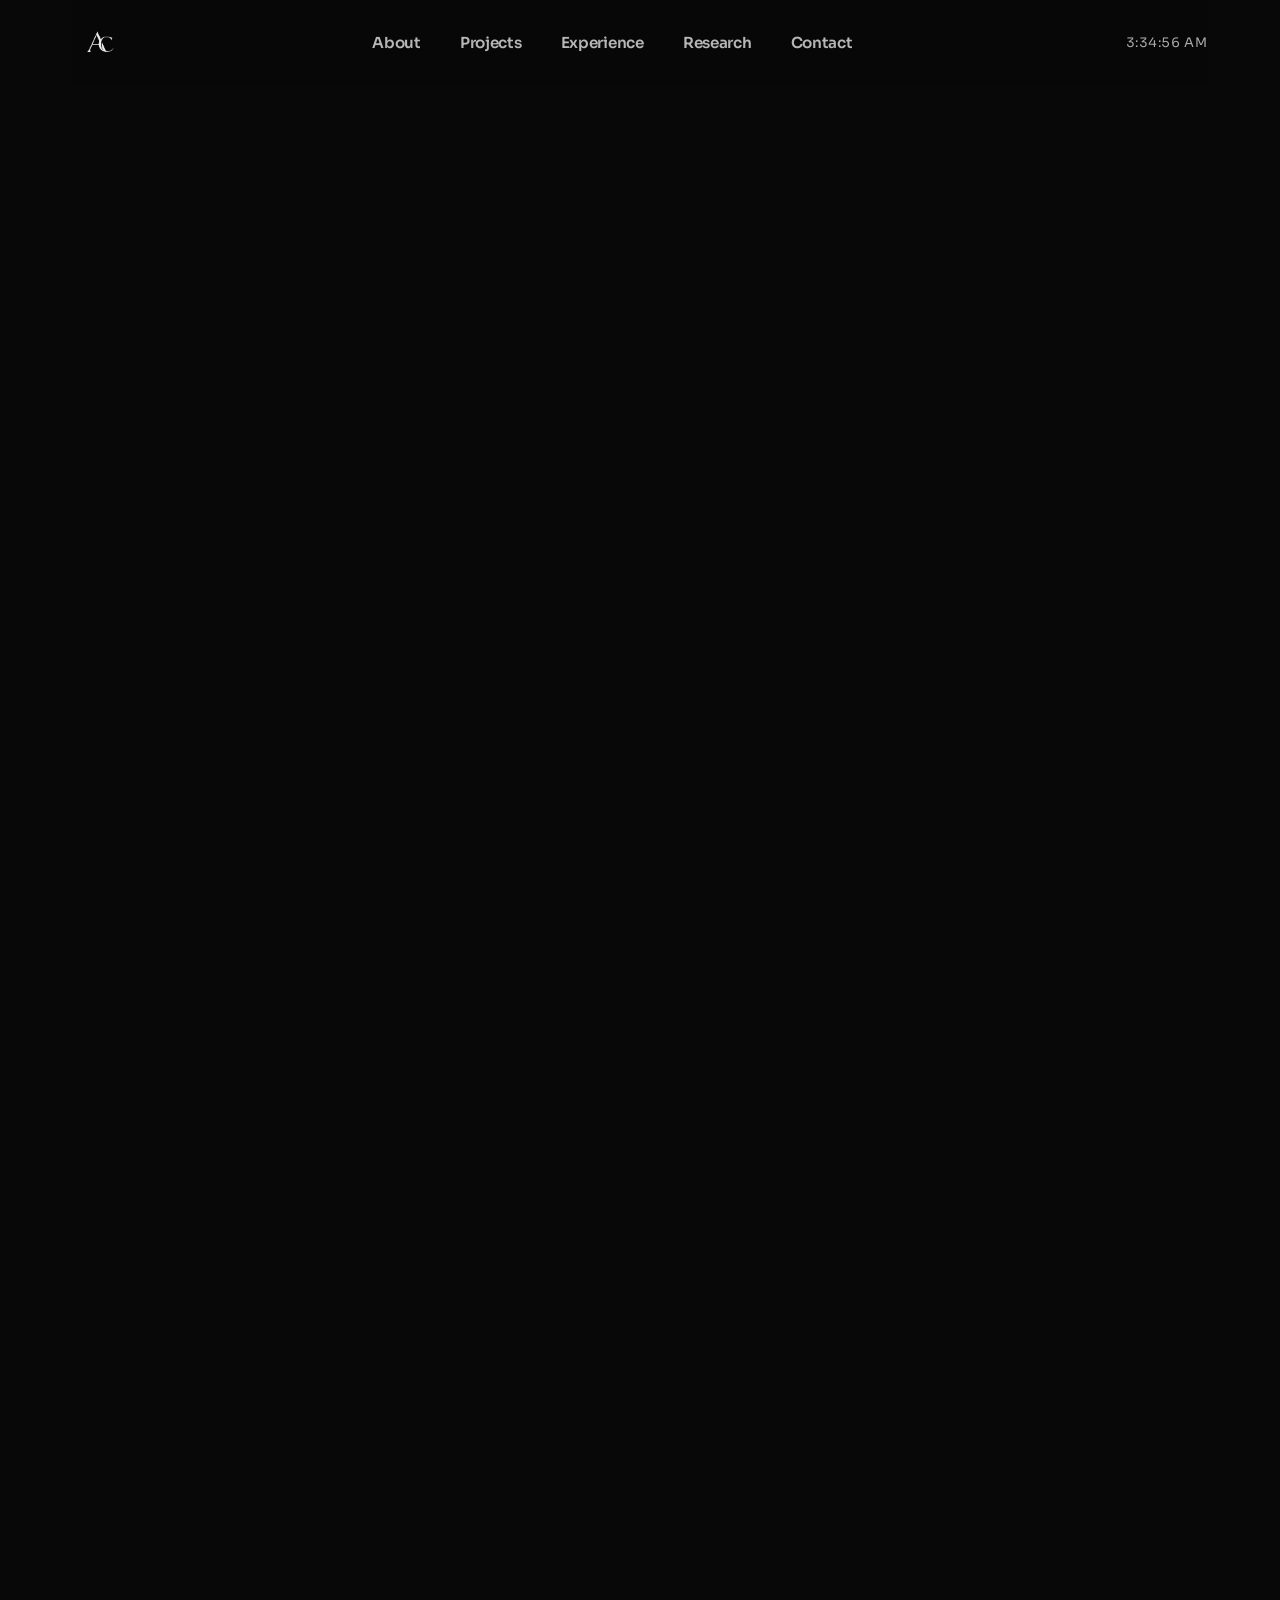
<file: research.html>
<!DOCTYPE html>
<html lang="en">
<head>
    <meta charset="UTF-8">
    <meta name="viewport" content="width=device-width, initial-scale=1.0">
    <title>Research | Anyim Chidi</title>
    <meta charset="UTF-8">
<meta name="description" content="Research interests and Thesis work of Anyim Chidi.">
<meta property="og:site_name" content="Anyim Chidi">
<meta property="og:type" content="website">
<meta property="og:title" content="Research | Anyim Chidi">
<meta property="og:description" content="Research interests and Thesis work of Anyim Chidi.">
<meta property="og:url" content="https://anyimchidi.com/research">
<meta property="og:image" content="https://anyimchidi.com/og-image.jpg">

<meta name="twitter:card" content="summary_large_image">
<meta name="twitter:title" content="Research | Anyim Chidi">
<meta name="twitter:description" content="Research interests and Thesis work of Anyim Chidi.">
<meta name="twitter:image" content="https://anyimchidi.com/og-image.jpg">

<link rel="canonical" href="https://anyimchidi.com/research">
<link rel="preconnect" href="https://fonts.googleapis.com">
<link rel="preconnect" href="https://fonts.gstatic.com" crossorigin>
<link href="https://fonts.googleapis.com/css2?family=Montserrat:ital,wght@0,100..900;1,100..900&display=swap" rel="stylesheet">
<link href="https://api.fontshare.com/v2/css?f[]=satoshi@400,500,600,700,800&display=swap" rel="stylesheet">
<link href="https://fonts.googleapis.com/css2?family=Sora:wght@400;500;600;700;800&display=swap" rel="stylesheet">

<link rel="icon" type="image/png" href="/favicon-96x96.png" sizes="96x96" />
<link rel="icon" type="image/svg+xml" href="/favicon.svg" />
<link rel="shortcut icon" href="/favicon.ico" />
<link rel="apple-touch-icon" sizes="180x180" href="/apple-touch-icon.png" />
<link rel="manifest" href="/site.webmanifest" /> 

<link rel="stylesheet" href="chidi.css">
<script type="application/ld+json">
{
"@context": "https://schema.org",
"@type": "AboutPage",
 "url": "https://anyimchidi.com/research",
"mainEntity": {
"@type": "Person",
"name": "Anyim Chidi",
"alternateName": "Anyim Chidi Chikaife",
"url": "https://anyimchidi.com/"
}
}
</script>
<script src="chidi.js" defer></script>
</head>
<body>
    <div class="page-container">
<header class="header">
<a class="brand" href="/" aria-label="Anyim Chidi home"><img src="images/chidi_logo-nobg.png" alt="Anyim Chidi logo"></a>

<nav class="desktop-nav" aria-label="Main navigation">
<a href="/about" aria-current="page">About</a>
<a href="/projects">Projects</a>
<a href="/#experience">Experience</a>
<a href="/research">Research</a>
<a href="/#contact">Contact</a>
</nav>

<div class="header-actions">
<button class="theme-toggle" id="themeToggle" type="button" aria-pressed="false">
    <span class="theme-toggle__track" aria-hidden="true"><span class="theme-toggle__thumb" id="themeIcon"></span></span>
    <span class="theme-toggle__text" id="themeLabel">Light</span>
</button>
<button class="menu-toggle" id="menuToggle" type="button" aria-expanded="false" aria-controls="mobileNav" aria-label="Open navigation menu">
    <span></span>
    <span></span>
    <span></span>
</button>
</div>

<p id="clock" aria-live="polite" aria-label="Current time"></p>
</header>

<nav class="mobile-nav" id="mobileNav" aria-label="Mobile navigation">
<a href="/about" aria-current="page">About</a>
<a href="/projects">Projects</a>
<a href="/#experience">Experience</a>
<a href="/research">Research</a>
<a href="/#contact">Contact</a>
</nav>

<main>
<section class="panel page-intro scroll-item">
<div>
    <h1>Academic Research</h1>
    <p>Explore my research interests and thesis work, focusing on the intersection of technology, design, and user experience.</p>
</div>
</section>

<section class="panel page-panel scroll-item">
<div>
    <h1>Research Interests</h1>
    <p>  My research interests focus on software engineering, the design and development of reliable software systems, and the interaction between people and technology. I am particularly interested in improving software quality, usability, and the overall development experience.</p>
    <p>My work often explores the intersection of software engineering and human-computer interaction, aiming to create systems that are both technically robust and user-friendly.</p>
            <ul>
            <li>Software Engineering & Software Design</li>
            <li>Software Quality, Testing, & System Reliability</li>
            <li>Human-Centered Software Development</li>
            <li>Human-Computer Interaction (HCI)</li>
            <li>Interaction Design & User Experience (UX)</li>
        </ul>
</div>
</section>

<section class="panel page-panel scroll-item">
<div>
    <h1>Undergraduate Thesis</h1>

    <h2>Development of a File Encryption and Hashing System</h2>
    <p> <i> BSc Computer Science · Michael Okpara University of Agriculture, Umudike</i></p>

    <h3>Overview</h3>

<p>Overview of the project:</p>
<p>This undergraduate research project focused on the development of a file encryption and hashing system designed to protect digital files against unauthorised access and help verify file integrity. The project explored the application of cryptographic techniques in securing stored files and detecting unauthorised modifications.</p>

    <h3>Research Objectives</h3>
<ul>
<li>Develop a system for encrypting and decrypting digital files.</li>
<li>Implement hashing techniques for file integrity verification.</li>
<li>Provide a means of protecting sensitive files against unauthorised access.</li>
<li>Evaluate the system's functionality and reliability.</li>
</ul>
    <h3>Technical Focus</h3>
<ul>
<li>File encryption and decryption.</li>
<li>Cryptographic hashing.</li>
<li>Data confidentiality and integrity.</li>
<li>Secure file handling.</li>
</ul>
    <h3>Research Outcomes</h3>

    <p>A functional file encryption and hashing system was developed, demonstrating the application of cryptographic techniques to file security and integrity verification.</p>
</div>
</section>

<section class="panel page-panel scroll-item">
    <h2>Download my Academic CV</h2>
    <div class="button-center">
        <p><a class="lux-button-text lux-button" href="resume/Anyim_Chidi_Academic_CV.pdf" target="_blank" rel="noopener">View my Academic Resume (PDF)</a></p>
</div>

<div class="button-center">
        <p><a class="lux-button-text lux-button" href="resume/Anyim_Chidi_Academic_CV.pdf" target="_blank" download>Download my Academic Resume</a></p>

</div>
</section>
</main>

<footer class="scroll-item">
<span>© 2026 Anyim Chidi. All rights reserved.</span>
<span class="gallery-grid scroll-item"><img src="images/chidi_logo.png" alt="Logo of Anyim Chidi"></span>
<nav><a href="mailto:hello@anyimchidi.com">Email</a>
<a href="/#links">Resume</a>
</nav>
</footer>
</div>  
</body>
</html>
</file>
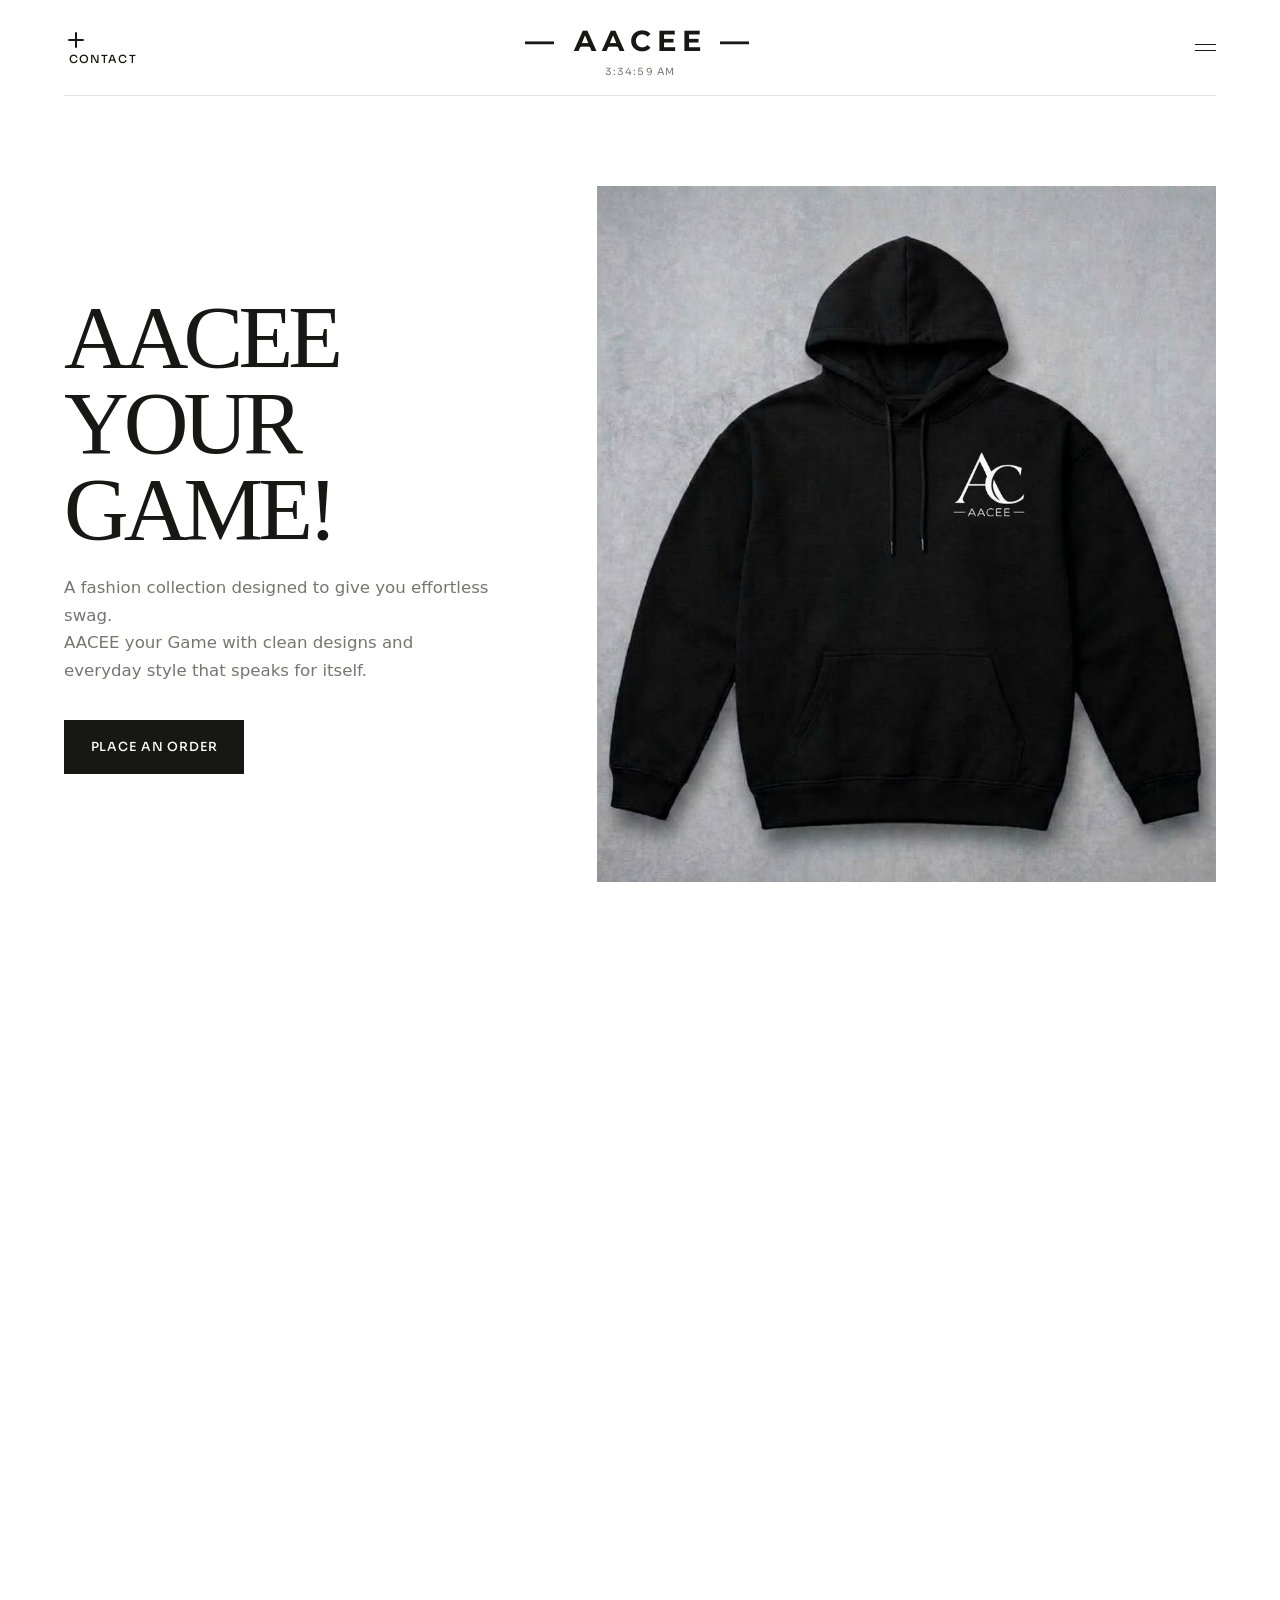
<file: shop.html>
<!DOCTYPE html>
<html lang="en">
<head>
<meta charset="utf-8">
<meta name="viewport" content="width=device-width, initial-scale=1">
<title>AACEE Shop | Official AACEE Merch</title>

<meta name="description" content="AACEE Merch is personal merch from anyimchidi.com. Bucket hats and tees with the AACEE logo, made to order in small batches. Place an order in a minute.">
<meta name="robots" content="index, follow">
<meta name="theme-color" content="#ffffff">
<link rel="canonical" href="https://anyimchidi.com/shop">

<meta property="og:type" content="website">
<meta property="og:site_name" content="AACEE Shop">
<meta property="og:title" content="AACEE Shop | Official AACEE Merch">
<meta property="og:description" content="AACEE Merch is personal merch from anyimchidi.com. Bucket hats and tees with the AACEE logo, made to order in small batches. Place an order in a minute.">
<meta property="og:url" content="https://anyimchidi.com/shop">
<meta property="og:image" content="https://anyimchidi.com/og-image.png">
<meta property="og:image:width" content="1200">
<meta property="og:image:height" content="630">
<meta property="og:image:alt" content="AACEE logo in white on black, anyimchidi.com">
<meta property="og:locale" content="en_US">


<meta name="twitter:card" content="summary_large_image">
<meta name="twitter:title" content="AACEE Shop | Official AACEE Merch">
<meta name="twitter:description" content="AACEE Merch is personal merch from anyimchidi.com. Bucket hats and tees with the AACEE logo, made to order in small batches. Place an order in a minute.">
<meta name="twitter:image" content="https://anyimchidi.com/og-image.png">
<meta name="twitter:image:alt" content="AACEE logo in white on black, anyimchidi.com">

<meta name="apple-mobile-web-app-title" content="AACEE.MERCH" />

<link rel="icon" type="image/png" href="/shop/favicon-96x96.png" sizes="96x96" />
<link rel="icon" type="image/svg+xml" href="/shop/favicon.svg" />
<link rel="shortcut icon" href="/shop/favicon.ico" />
<link rel="apple-touch-icon" sizes="180x180" href="/shop/apple-touch-icon.png" />
<link rel="manifest" href="/shop/site.webmanifest" />
<link rel="preconnect" href="https://fonts.googleapis.com">
<link rel="preconnect" href="https://fonts.gstatic.com" crossorigin>
<link href="https://fonts.googleapis.com/css2?family=Montserrat:ital,wght@0,100..900;1,100..900&family=Sora:wght@400;500;600;700;800&display=swap" rel="stylesheet">
<link href="https://api.fontshare.com/v2/css?f[]=satoshi@400,500,600,700,800&display=swap" rel="stylesheet">
<link rel="stylesheet" href="shop-style.css?v=4">
<script src="shop.js?v=4" defer></script>
</head>
<body>

<div class="wrap">
<header class="shop-header">
  <a class="header-contact black-bg" href="#contact"> <svg xmlns="http://www.w3.org/2000/svg" width="24" height="24" viewBox="0 0 24 24" fill="none" stroke="currentColor" stroke-width="2" stroke-linecap="round" stroke-linejoin="round" class="lucide lucide-plus preview-icon"><path d="M5 12h14"/><path d="M12 5v14"/></svg><span class="black-bg"> Contact </span></a>
  <div class="brand-stack">
    <a class="mark aacee " href="/shop" aria-label="AACEE shop home"><img class="mobile-header-img" src="/shop/aacee_logo.png" alt=""><span class="desktop-wordmark"> ― AACEE —</span></a>
    <p id="clock" aria-live="polite" aria-label="Current time"></p>
  </div>
  <button class="menu-toggle" id="menuToggle" type="button" aria-expanded="false" aria-controls="mobileNav" aria-label="Open navigation menu">
    <span class="menu-label"></span>
    <span class="menu-icon" aria-hidden="true"><span></span><span></span></span>
  </button>
  <nav class="mobile-nav" id="mobileNav" aria-label="Shop navigation">
    <a class="mobile-contact" href="#contact">Contact</a>
    <a href="#collection">View the collection </a>
    <a href="/product?item=bucket-hat">Bucket hat </a>
    <a href="/product?item=baseball-cap">Baseball cap</a>
    <a href="/product?item=polo-regular-fit">Polo (Regular Fit) </a>
    <a href="/product?item=muscle-tank">Muscle tank </a>
    <a href="/product?item=gym-shorts">Gym shorts </a>
    <a href="/product?item=hoodie">Hoodie </a>
    <a href="#order">Place an order </a>
  </nav>
</header>

<section class="hero scroll-item">
<div class="hero-copy scroll-item">
<h1>AACEE YOUR GAME!</h1>
<p>A fashion collection designed to give you effortless swag. <br>AACEE your Game with clean designs and everyday style that speaks for itself.</p>
<a class="btn" href="#order">Place an order</a>
</div>
<div class="hero-visual scroll-item">
<img src="/shop/hoodie.jpg" alt="AACEE hoodie">
</div>
</section>

<section class="collection scroll-item" id="collection">
<h2>Available now</h2>
<p class="sub">AACEE your Game · Effortless Swag. <br>Shop the collection and find your next favourite look.</p>
<div class="items scroll-item">
<a class="item scroll-item" href="/product?item=bucket-hat" aria-label="Discover Bucket hat">
<div class="pic dark"><img src="/shop/bucket hat.jpg" alt="Black bucket hat with white AACEE logo"></div>
<h3>Bucket hat</h3>
<p class="meta">Black, whitesmoke</p>
<p class="price">₦16,000</p>
<span class="discover">Discover the piece</span>
</a>
<a class="item scroll-item" href="/product?item=baseball-cap" aria-label="Discover Baseball Cap">
<div class="pic dark"><img src="/shop/face cap.jpg" alt="Black baseball cap with white AACEE logo"></div>
<h3>Baseball Cap</h3>
<p class="meta">Black</p>
<p class="price">₦15,000</p>
<span class="discover">Discover the piece</span>
</a>
<a class="item scroll-item" href="/product?item=polo-regular-fit" aria-label="Discover Polo (Regular Fit)">
<div class="pic"><img src="/shop/regular_polo.jpg" alt="AACEE regular-fit polo"></div>
<h3>Polo (Regular Fit)</h3>
<p class="meta">White or black · M–XXL</p>
<p class="price">₦25,500</p>
<span class="discover">Discover the piece</span>
</a>
<a class="item scroll-item" href="/product?item=muscle-tank" aria-label="Discover Muscle Tank">
<div class="pic"><img src="/shop/Muscle tank.jpg" alt="AACEE muscle tank"></div>
<h3>Muscle Tank</h3>
<p class="meta">black · M–XXL</p>
<p class="price">₦13,500</p>
<span class="discover">Discover the piece</span>
</a>
<a class="item scroll-item" href="/product?item=gym-shorts" aria-label="Discover Gym Shorts">
<div class="pic dark"><img src="/shop/GYM SHORTS.jpg" alt="AACEE gym shorts"> </div>
<h3>Gym Shorts</h3>
<p class="meta">Black · Standard</p>
<p class="price">₦17,500</p>
<span class="discover">Discover the piece</span>
</a>
<a class="item scroll-item" href="/product?item=hoodie" aria-label="Discover Hoodie">
<div class="pic dark"><img src="/shop/hoodie.jpg" alt="AACEE hoodie"> </div>
<h3>Hoodie</h3>
<p class="meta">White or black · M–XXL</p>
<p class="price">₦45,000</p>
<span class="discover">Discover the piece</span>
</a>
</div>
</section>

<section class="order scroll-item" id="order">
<div class="cols scroll-item">
<div>
<h2>How ordering works</h2>
<p class="sub">Four steps, no account needed.</p>
<ol class="steps">
<li><strong>Fill in the form.</strong> It opens a ready-written WhatsApp message to our sales team.</li>
<li><strong>We confirm</strong> availability, the total, and delivery cost.</li>
<li><strong>You pay</strong> using the payment link sent to you.</li>
<li><strong>We deliver it.</strong> You get a message when it's on the way.</li>
</ol>
</div>

<form id="orderForm" class="scroll-item">
<label>Name
<input name="name" required autocomplete="name">
</label>
<label>Email
<input name="email" required autocomplete="email">
</label>
<div class="row">
<label>Item
<select name="item" required>
<option>Bucket hat</option>
<option>Baseball Cap</option>
<option>Muscle Tank</option>
<option>Polo (Regular Fit)</option>
<option>Gym Shorts</option>
<option>Hoodie</option>
</select>
</label>
<label>Size / colour
<input name="size" placeholder="e.g. L, black">
</label>
</div>
<div class="row">
<label>Quantity
<input name="qty" type="number" min="1" value="1" required>
</label>
<label>City / country
<input name="place" required autocomplete="address-level2">
</label>
</div>
<label>Anything else? (optional)
<textarea name="extra" rows="3"></textarea>
</label>
<button class="btn" type="submit">Send order on WhatsApp</button>
<!-- <p class="note">Nothing is charged yet. This only sends me your request.</p> -->
</form>
</div>
</section>

<section id="contact" class="scroll-item">
    <h2 class="section-title scroll-item">Email Us</h2>
    <p class="form-note">Please provide the following information. Your inquiry will receive a response from a Client Advisor</p>
    <form id="contactForm" class="scroll-item" action="https://formspree.io/f/xzdljooe" method="POST">
        <label>
            Name
            <input type="text" id="name" name = "Name" placeholder="Your name" required>
        </label>
        <label>
        Email
<input type="email" id="email" name = "Email" placeholder="you@example.com" required>
    </label>
    <label>
        Message
        <textarea id="message" name = "Message" placeholder="Tell me about your project" required></textarea>
    </label>
    <button type="submit" class="btn">Send Message</button>
    <p id="formStatus" class="form-note" aria-live="polite"></p>
</form> </section>


<footer>
<span class="scroll-item">© anyimchidi.com/shop · 2026</span>
<span class="scroll-item"><a href="mailto:merch@anyimchidi.com" target="_blank" rel="noopener noreferrer">Email</a></span>
<!-- <a href="https://anyimchidi.com/" target="_blank" rel="noopener noreferrer">Portfolio</a> -->
</footer>
</div>
</body>
</html>
</file>
<file: chidi.css>
:root {
  --bg: #f4efe8;
  --bg-2: #e8dfd1;
  --surface: rgba(255, 255, 255, 0.7);
  --surface-strong: #fffdf9;
  --text: #111821;
  --text-strong: #0d1117;
  --muted: #566274;
  --border: rgba(17, 24, 39, 0.08);
  --accent: #0b0906;
  --accent-soft: rgba(19, 14, 9, 0.14);
  --accent-strong: #121821;
  --shadow: 0 32px 80px rgba(14, 19, 25, 0.12);
  --shadow-soft: 0 18px 36px rgba(15, 22, 29, 0.08);
  --glass-bg: rgba(255,255,255,0.68);
  --glass-bg2: rgba(255,255,255,0.9);
  --glass-blur: blur(18px);
  --glass-border: rgba(18,22,28,0.08);
  --glass-radius: 26px;
  --radius-lg: 34px;
  --radius-md: 22px;
  --radius-sm: 14px;
  --max-width: 1200px;
  --font-body: "Montserrat", ui-sans-serif, system-ui, -apple-system, BlinkMacSystemFont, "Segoe UI", sans-serif;
  --font-ui: "Sora", "Montserrat", sans-serif;
  --font-display: "Montserrat", sans-serif;
}

body[data-theme="dark"] {
  --bg: #070c10;
  --bg-2: #0d141a;
  --surface: rgba(15, 20, 24, 0.8);
  --surface-strong: #111922;
  --text: #f2efe9;
  --text-strong: #fffaf4;
  --muted: #bac6d2;
  --border: rgba(255,255,255,0.08);
  --accent: #e3b774;
  --accent-soft: rgba(227, 183, 116, 0.14);
  --accent-strong: #fffaf3;
  --shadow: 0 30px 74px rgba(0, 0, 0, 0.46);
  --glass-bg: rgba(15,20,24,0.76);
  --glass-bg2: rgba(19,24,30,0.92);
  --glass-border: rgba(255,255,255,0.08);
}

* {
  box-sizing: border-box;
}

html {
  scroll-behavior: smooth;
  scroll-padding-top: 120px;
}

body {
  margin: 0;
  font-family: var(--font-body);
  color: var(--text);
  background:
    radial-gradient(circle at top left, rgba(203, 158, 92, 0.16), transparent 28%),
    radial-gradient(circle at 85% 8%, rgba(116, 138, 170, 0.09), transparent 30%),
    linear-gradient(180deg, var(--bg) 0%, var(--bg-2) 100%);
  line-height: 1.7;
  font-size: 16px;
  -webkit-font-smoothing: antialiased;
  text-rendering: optimizeLegibility;
  overflow-x: hidden;
  transition: background-color 220ms ease, color 220ms ease;
}

body[data-theme="dark"] {
  background:
    radial-gradient(circle at top left, rgba(227, 183, 116, 0.14), transparent 24%),
    radial-gradient(circle at 80% 0%, rgba(87, 124, 165, 0.18), transparent 34%),
    linear-gradient(180deg, #070c10 0%, #0d141a 100%);
}

body::before,
body::after {
  content: "";
  position: fixed;
  inset: auto;
  pointer-events: none;
  z-index: 0;
}

body::before {
  width: 460px;
  height: 460px;
  top: -180px;
  right: -120px;
  background: radial-gradient(circle, rgba(216, 167, 93, 0.12), transparent 68%);
  filter: blur(12px);
}

body::after {
  width: 360px;
  height: 360px;
  bottom: -120px;
  left: -120px;
  background: radial-gradient(circle, rgba(216, 167, 93, 0.12), transparent 70%);
  filter: blur(10px);
}

a {
  color: inherit;
  font-family: var(--font-ui);
  font-weight: 500;
  text-decoration: none;
}

button,
.button,
.button-secondary {
  font-family: var(--font-ui);
  font-weight: 600;
  letter-spacing: 0.025em;
}

h1,
h2,
h3,
h4,
h5,
h6 {
  font-family: var(--font-display);
}

img {
  display: block;
  max-width: 100%;
}

.page-container {
  position: relative;
  z-index: 1;
  max-width: var(--max-width);
  margin: 0 auto;
  padding: 28px 24px 64px;
}

.panel,
.project-card,
.links-list a,
.contact-form input,
.contact-form textarea,
.mobile-menu nav {
  transition:
    background-color 220ms ease,
    border-color 220ms ease,
    color 220ms ease,
    box-shadow 220ms ease,
    transform 220ms ease;
}

.header {
  position: sticky;
  top: 16px;
  z-index: 100;
  display: grid;
  grid-template-columns: auto minmax(0, 1fr) auto auto;
  align-items: center;
  gap: 18px;
  padding: 16px 22px;
  width: min(100%, calc(var(--max-width) + 8px));
  margin: 0 auto 28px;
  background: rgba(255, 255, 255, 0.7);
  border: 1px solid var(--glass-border);
  border-radius: 26px;
  box-shadow: 0 18px 32px rgba(18, 23, 28, 0.08);
  backdrop-filter: var(--glass-blur);
  -webkit-backdrop-filter: var(--glass-blur);
  transition: background-color 220ms ease, border-color 220ms ease, color 220ms ease, box-shadow 220ms ease;
}

body[data-theme="dark"] .header {
  background: rgba(13, 18, 22, 0.8);
  box-shadow: 0 20px 36px rgba(0, 0, 0, 0.22);
}

.brand {
  display: inline-flex;
  align-items: center;
  justify-content: center;
  width: 54px;
  height: 42px;
  transition: transform 220ms ease, opacity 220ms ease;
}

.brand img {
  width: 100%;
  height: 100%;
  object-fit: contain;
  filter: drop-shadow(0 8px 20px rgba(17, 20, 26, 0.08));
}

body[data-theme="dark"] .brand img {
  filter: invert(1) drop-shadow(0 8px 20px rgba(0, 0, 0, 0.26));
}

.brand:hover,
.brand:focus-visible {
  opacity: 0.9;
  transform: translateY(-1px);
}

.desktop-nav {
  display: flex;
  align-items: center;
  justify-content: center;
  gap: 8px;
  flex-wrap: wrap;
}

.desktop-nav a {
  padding: 9px 14px;
  border-radius: 999px;
  font-size: 0.72rem;
  letter-spacing: 0.16em;
  text-transform: uppercase;
  color: var(--muted);
  transition: all 0.25s ease;
}

.desktop-nav a:hover,
.desktop-nav a:focus-visible {
  color: var(--text-strong);
  background: rgba(211, 157, 79, 0.08);
  box-shadow: inset 0 0 0 1px rgba(211, 157, 79, 0.18);
  transform: translateY(-1px);
}

#clock {
  margin: 0;
  font-size: 0.9rem;
  color: var(--muted);
  font-variant-numeric: tabular-nums;
}



.theme-toggle {
  display: inline-flex;
  align-items: center;
  gap: 10px;
  padding: 8px 12px 8px 10px;
  border: 1px solid var(--border);
  border-radius: 999px;
  background: rgba(17, 21, 27, 0.04);
  color: var(--text);
  cursor: pointer;
  font: inherit;
  box-shadow: inset 0 0 0 1px rgba(255,255,255,0.28);
  transition: transform 220ms ease, border-color 220ms ease, background-color 220ms ease, box-shadow 220ms ease;
}

body[data-theme="dark"] .theme-toggle {
  background: rgba(255, 255, 255, 0.03);
  box-shadow: inset 0 0 0 1px rgba(255,255,255,0.04);
}

.theme-toggle:hover,
.theme-toggle:focus-visible {
  transform: translateY(-1px);
  border-color: rgba(216, 167, 93, 0.35);
  box-shadow: 0 8px 20px rgba(216, 167, 93, 0.08);
}

.theme-toggle__icon {
  display: block;
}

.theme-toggle__track {
  position: relative;
  display: inline-flex;
  width: 40px;
  height: 22px;
  align-items: center;
  padding: 3px;
  border-radius: 999px;
  background: linear-gradient(135deg, rgba(216, 167, 93, 0.18), rgba(255,255,255,0.12));
  border: 1px solid rgba(216, 167, 93, 0.26);
}

.theme-toggle__thumb {
  width: 13px;
  height: 13px;
  border-radius: 50%;
  background: linear-gradient(135deg, #f4d9a9, #d49e50);
  box-shadow: 0 4px 12px rgba(212, 158, 80, 0.5);
  transform: translateX(0);
  transition: transform 220ms ease, background-color 220ms ease, box-shadow 220ms ease;
}

body[data-theme="dark"] .theme-toggle__thumb {
  transform: translateX(18px);
  box-shadow: 0 4px 12px rgba(216, 167, 93, 0.26);
}

.theme-toggle__text {
  font-size: 0.92rem;
  font-weight: 600;
}



.hero {
  display: grid;
  align-items: center;
  min-height: 78vh;
  padding: 58px 56px;
  border-radius: calc(var(--radius-lg) + 4px);
  background:
    linear-gradient(135deg, rgba(255,255,255,0.72), rgba(255,255,255,0.54)),
    linear-gradient(120deg, rgba(247,240,230,0.94) 0%, rgba(239,227,210,0.96) 100%);
  border: 1px solid rgba(18, 24, 30, 0.06);
  box-shadow: var(--shadow);
  overflow: hidden;
  position: relative;
}

#letter-hero{
  letter-spacing: 1.15px;

}

body[data-theme="dark"] .hero {
  background:
    linear-gradient(135deg, rgba(13, 18, 23, 0.98), rgba(9, 13, 17, 0.94)),
    linear-gradient(120deg, rgba(13,18,23,0.95), rgba(18,24,29,0.96));
  border-color: rgba(255,255,255,0.07);
}

.hero::before {
  content: "";
  position: absolute;
  inset: 0;
  background:
    radial-gradient(circle at 82% 14%, rgba(211, 157, 79, 0.18), transparent 26%),
    radial-gradient(circle at 12% 86%, rgba(101, 131, 164, 0.12), transparent 30%);
  pointer-events: none;
}

.hero > div {
  position: relative;
  z-index: 1;
  max-width: 820px;
}

.hero h1 {
  margin: 0 0 18px;
  font-family: var(--font-display);
  font-size: clamp(1.7rem, 2vw, 4rem);
  line-height: 0.92;
  letter-spacing: -0.08em;
  color: var(--accent-strong);
}

.hero p {
  margin: 0 0 28px;
  font-size: 1.22rem;
  line-height: 1.6;
  color: var(--muted);
  max-width: 760px;
}

.hero-actions {
  display: flex;
  flex-wrap: wrap;
  gap: 12px;
}

.scroll-item {
  opacity: 0;
  transform: translateY(40px);
  transition: opacity 1s ease, transform 0.8s ease;
}

.scroll-item.show {
  opacity: 1;
  transform: translateY(0);
}



.button,
.button-secondary {
  position: relative;
  overflow: hidden;
  z-index: 1;
  display: inline-flex;
  align-items: center;
  justify-content: center;
  padding: 15px 24px;
  border-radius: 999px;
  font-weight: 700;
  letter-spacing: 0.02em;
  transition: transform 0.3s ease, box-shadow 0.3s ease, border-color 0.3s ease, color 0.3s ease;
}

.button {
  color: #111111;
  background: linear-gradient(135deg, var(--accent) 0%, #d49d53 100%);
  border: 1px solid rgba(230, 184, 105, 0.7);
  box-shadow: 0 14px 32px rgba(212, 158, 80, 0.25);
}

.button-secondary {
  color: var(--accent-strong);
  background: rgba(255, 255, 255, 0.72);
  border: 1px solid rgba(211, 157, 79, 0.32);
  box-shadow: 0 10px 24px rgba(17, 24, 39, 0.07);
}

body[data-theme="dark"] .button-secondary {
  background: rgba(255,255,255,0.02);
  box-shadow: 0 10px 24px rgba(0, 0, 0, 0.12);
}

.button::before,
.button-secondary::before {
  content: "";
  position: absolute;
  inset: 0;
  background: rgba(255, 255, 255, 0.15);
  transform: translateX(100%);
  transition: transform 0.45s ease;
  z-index: -1;
}

.button:hover::before,
.button-secondary:hover::before,
.button:focus-visible::before,
.button-secondary:focus-visible::before {
  transform: translateX(0);
}

.button:hover,
.button:focus-visible {
  transform: translateY(-2px);
  color: #111111;
  box-shadow: 0 18px 30px rgba(230, 184, 105, 0.28);
}

.button-secondary:hover,
.button-secondary:focus-visible {
  transform: translateY(-2px);
  color: var(--accent-strong);
  background: rgba(230, 184, 105, 0.08);
  border-color: rgba(230, 184, 105, 0.6);
}

body[data-theme="dark"] .button-secondary {
  color: var(--accent-strong);
}



.panel {
  margin-top: 24px;
  padding: 32px;
  border-radius: var(--radius-lg);
  background: linear-gradient(180deg, rgba(255, 255, 255, 0.8), rgba(249, 245, 239, 0.78));
  /* border: 1px solid var(--border); */
  box-shadow: 0 18px 38px rgba(17, 24, 39, 0.06);
}

body[data-theme="dark"] .panel {
  background: linear-gradient(180deg, rgba(16, 20, 25, 0.96), rgba(10, 14, 18, 0.92));
  color: var(--text);
}

.section-title {
  margin-bottom: 20px;
  font-family: var(--font-ui);
  font-size: 0.82rem;
  font-weight: 700;
  text-transform: uppercase;
  letter-spacing: 0.16em;
  color: var(--accent);
}

.panel p,
.panel li {
  color: var(--text);
}



.project-list {
  display: grid;
  grid-template-columns: repeat(2, minmax(0, 1fr));
  gap: 18px;
}

.project-card {
  position: relative;
  padding: 24px;
  border-radius: var(--radius-md);
  background: linear-gradient(180deg, rgba(255, 255, 255, 0.9), rgba(247, 241, 234, 0.86));
  box-shadow: 0 12px 28px rgba(17, 24, 39, 0.06);
  transition: transform 0.3s ease, border-color 0.3s ease, box-shadow 0.3s ease;
}

.project-card::before {
  content: "";
  position: absolute;
  inset: 0 auto auto 0;
  width: 100%;
  height: 3px;
  background: linear-gradient(90deg, rgba(211,157,79,0.35), rgba(211,157,79,0.9), rgba(211,157,79,0.4));
  border-radius: var(--radius-md) var(--radius-md) 0 0;
}

.project-card:hover {
  transform: translateY(-4px);
  border-color: rgba(211, 157, 79, 0.4);
  box-shadow: 0 20px 34px rgba(17, 24, 39, 0.1);
}

body[data-theme="dark"] .project-card {
  background: linear-gradient(180deg, rgba(18, 23, 28, 0.96), rgba(12, 17, 20, 0.9));
  border-color: rgba(255, 255, 255, 0.06);
  color: var(--text);
}

.project-card h3,
.project-card h4 {
  margin: 0 0 10px;
  font-family: var(--font-display);
  color: var(--accent-strong);
}

.project-card p,
.project-card li {
  color: var(--muted);
}

.project-card ul {
  padding-left: 18px;
  margin: 0;
}

.project-card a {
  display: inline-block;
  width: fit-content;
  margin-top: 14px;
  color: var(--accent-strong);
  font-weight: 700;
}

.project-card a:hover,
.project-card a:focus-visible {
  text-decoration: none;
}



.about-grid {
  display: grid;
  grid-template-columns: 1.25fr 0.75fr;
  gap: 24px;
}

.profile-box {
  padding: 22px;
  border-radius: var(--radius-md);
  background: linear-gradient(135deg, rgba(216, 167, 93, 0.1), rgba(17, 21, 25, 0.95));
  border: solid;
}

.profile-visual h2 {
  margin-top: 0;
  margin-bottom: 8px;
  font-family: var(--font-display);
  font-size: 1.1rem;
  color: var(--accent-strong);
}

.profile-visual p {
  margin: 8px 0;
  color: var(--text);
}



.page-intro {
  display: grid;
  grid-template-columns: minmax(0, 1.1fr) minmax(280px, 0.9fr);
  align-items: end;
  gap: 32px;
  min-height: 360px;
  padding: 42px;
  overflow: hidden;
  background:
    radial-gradient(circle at 85% 15%, rgba(255, 214, 144, 0.35), transparent 28%),
    linear-gradient(135deg, var(--surface) 0%, var(--accent-soft) 100%);
}

.page-intro h1 {
  max-width: 760px;
  margin: 0 0 18px;
  font-family: var(--font-display);
  font-size: clamp(2.4rem, 6vw, 5.4rem);
  line-height: 0.98;
  color: var(--accent-strong);
}

.page-intro p {
  max-width: 620px;
  margin: 0;
  font-size: 1.08rem;
  color: var(--muted);
}

.about-spotlight {
  display: flex;
  flex-wrap: wrap;
  gap: 10px;
  margin-top: 22px;
}

.about-spotlight span {
  display: inline-flex;
  align-items: center;
  padding: 8px 12px;
  color: var(--text-strong);
  font-family: var(--font-ui);
  font-size: 0.76rem;
  font-weight: 600;
  letter-spacing: 0.08em;
  text-transform: uppercase;
}

.eyebrow {
  margin: 0 0 14px;
  color: var(--accent);
  font-family: var(--font-ui);
  font-size: 0.78rem;
  font-weight: 600;
  letter-spacing: 0.16em;
  text-transform: uppercase;
}

.image-slot {
  display: grid;
  place-items: center;
  aspect-ratio: 4 / 3;
  min-height: 240px;
  padding: 24px;
  border: dashed rgba(31, 77, 60, 0.3);
  border-radius: var(--radius-md);
  background: rgba(255, 255, 255, 0.28);
  color: var(--muted);
  text-align: center;
  background-image: url("images/chidia.jpg");
  background-position: center;
  background-repeat: no-repeat;
  background-size: cover;
}

.image-slot img {
  width: 100%;
  height: 100%;
  object-fit: cover;
  border-radius: calc(var(--radius-md) - 6px);
}
.image-slot2 {
  display: grid;
  place-items: center;
  aspect-ratio: 4 / 3;
  min-height: 240px;
  padding: 24px;
  border: dashed rgba(31, 77, 60, 0.3);
  border-radius: var(--radius-md);
  background: rgba(255, 255, 255, 0.28);
  color: var(--muted);
  text-align: center;
  background-image: url("images/chidi-and-colleagues.jpg");
  background-position: center;
  background-repeat: no-repeat;
  background-size: cover;
}

.image-slot2 img {
  width: 100%;
  height: 100%;
  object-fit: cover;
  border-radius: calc(var(--radius-md) - 6px);
}

.image-slot3 {
  display: grid;
  place-items: center;
  aspect-ratio: 4 / 3;
  min-height: 240px;
  padding: 24px;
  border: dashed rgba(31, 77, 60, 0.3);
  border-radius: var(--radius-md);
  background: rgba(255, 255, 255, 0.28);
  color: var(--muted);
  text-align: center;
  background-image: url("images/chidi_logo.png");
  background-position: center;
  background-repeat: no-repeat;
  background-size: cover;
}

.image-slot3 img {
  width: 100%;
  height: 100%;
  object-fit: cover;
  border-radius: calc(var(--radius-md) - 6px);
}

.story-grid {
  display: grid;
  grid-template-columns: 0.8fr 1.2fr;
  align-items: center;
  gap: 32px;
}

.story-grid h2,
.page-panel h2 {
  margin-top: 0;
  font-family: var(--font-display);
  color: var(--accent-strong);
}

.quote-block {
  margin: 0;
  padding: 24px;
  border-radius: 15px;
  background: rgb(21, 24, 22);
  color: floralwhite;
  font-family: var(--font-display);
  font-size: 1.3rem;
  font-weight: 700;
  line-height: 1.3;
}

.signal-grid {
  display: flex;
  flex-direction: column;
  gap: 20px;

}

.signal {
  min-height: 150px;
  padding: 20px;
  border: 3px solid var(--accent);
  border-radius: 20px;
  background: var(--surface-strong);
}

.signal strong {
  display: block;
  margin-bottom: 8px;
  color: var(--accent-strong);
  font-family: var(--font-ui);
}

.signal span {
  color: var(--muted);
  font-size: 0.94rem;
}

.project-showcase {
  display: grid;
  gap: 28px;
}

.case-study {
  display: grid;
  grid-template-columns: minmax(260px, 0.9fr) minmax(0, 1.1fr);
  align-items: center;
  gap: 32px;
  padding: 24px;
  border-radius: var(--radius-md);
  background: var(--surface-strong);
  border: 1px solid var(--border);
  box-shadow: var(--shadow);
}

.case-study:nth-child(even) .case-study__visual {
  order: 2;
}

.case-study__visual {
  aspect-ratio: 16 / 10;
  overflow: hidden;
  border-radius: var(--radius-sm);
  background-color: var(--accent-soft);
  background-position: center;
  background-size: cover;
}

.case-study__visual img {
  width: 100%;
  height: 100%;
  object-fit: cover;
}

.case-study h2 {
  margin-bottom: 12px;
  font-family: var(--font-display);
  font-size: clamp(1.5rem, 3vw, 2.3rem);
}

.case-study__meta {
  display: flex;
  flex-wrap: wrap;
  gap: 10px;
  padding: 10px;
  margin: 18px 0 0;
  list-style: none;
}

.case-study__meta li {
  padding: 5px 10px;
  border-radius: 999px;
  background: inherit;
  color: var(--accent-strong);
  font-family: var(--font-display);
  font-size: 0.8rem;
  font-weight: 600;
  letter-spacing: 0.015em;
}

body[data-theme="dark"] .page-intro {
  background: linear-gradient(135deg, var(--surface-strong) 0%, rgba(12, 24, 18, 0.85) 100%);
}


body[data-theme="dark"] .signal,
body[data-theme="dark"] .case-study {
  border-color: var(--border);
}



.grid {
  display: grid;
  gap: 24px;
}

.skills-list {
  display: flex;
  width: max-content;
  gap: 10px;
  padding: 0;
  margin: 0;
  list-style: none;
  animation: skills-marquee 26s linear infinite;
}

.skills-list:hover {
  animation-play-state: paused;
}

.skills-list li {
  flex: 0 0 auto;
}

@keyframes skills-marquee {
  from {
    transform: translateX(0);
  }

  to {
    transform: translateX(calc(-50% - 5px));
  }
}

#skills .grid > div {
  overflow: hidden;
}

.skill-pill {



  color: var(--accent-strong);
  font-family: var(--font-display);
  font-weight: 600;

}


#nacos{
  position: relative;
  width: 100%;
  height: 100%;
  display: flex;
  flex-direction: column;
  justify-content: center;
  align-items: center;
  color: rgb(12, 10, 10);
  font-weight: bold;
  overflow: hidden;
}

#nacos::before{
  content: "";
  position: absolute;
  top: 0;
  left: 0;
  width: 100%;
  height: 100%;
  z-index: -1;
  background-image: url(/images/nacos.webp);
  background-position: center;
  background-repeat: no-repeat;
  background-size: cover;
  opacity: 0.08;
  transition: 0.3s all ease-in-out;
}
#nacos:hover::before{
opacity: 0.3;
}
#aibanc{
  position: relative;
  width: 100%;
  height: 100%;
  display: flex;
  flex-direction: column;
  justify-content: center;
  align-items: center;
  color: rgb(12, 10, 10);
  font-weight: bold;
  overflow: hidden;
}

#aibanc::before{
  content: "";
  position: absolute;
  top: 0;
  left: 0;
  width: 100%;
  height: 100%;
  z-index: -1;
  background-image: url(/images/aibanc2.webp);
  background-position: center;
  background-repeat: no-repeat;
  background-size: cover;
  opacity: 0.08;
  transition: 0.3s all ease-in-out;
}
#aibanc:hover::before{
opacity: 0.3;
}
#pleasant-land{
  position: relative;
  width: 100%;
  height: 100%;
  display: flex;
  flex-direction: column;
  justify-content: center;
  align-items: center;
  color: rgb(12, 10, 10);
  font-weight: bold;
  overflow: hidden;
}

#pleasant-land::before{
  content: "";
  position: absolute;
  top: 0;
  left: 0;
  width: 100%;
  height: 100%;
  z-index: -1;
  background-image: url(/images/pleasant-land.png);
  background-position: center;
  background-repeat: no-repeat;
  background-size: cover;
  opacity: 0.08;
  transition: 0.3s all ease-in-out;
}
#pleasant-land:hover::before{
opacity: 0.3;
}



#linkedin,
#github,
#chidi,
#cv-view,
#cv-download, #cv-download2 {
    position: relative;
    width: 100%;
    height: 100%;
    display: flex;
    flex-direction: column;
    justify-content: center;
    align-items: center;
    font-weight: 700;
    letter-spacing: 1.5px;
    color: rgb(110, 19, 19);
    overflow: hidden;
    isolation: isolate;
    border-radius: 20px;
  }

#linkedin::before,
#github::before,
#chidi::before,
#cv-view::before,
#cv-download::before, #cv-download2::before {
    content: "";
    position: absolute;
    inset: 0;
    z-index: -1;


    background-position: center;
    background-repeat: no-repeat;

    opacity: 0.2;
    transition: opacity 0.3s ease-in-out;
}

#linkedin::before {
    background-image: url("/images/linkedin.webp");
    background-size: cover;
}

#github::before {
    background-image: url("/images/github.webp");
    background-size: cover;
}

#chidi::before {
    background-image: url("/images/chidi_logo.png");
    background-size: cover;
}

#cv-view::before {
    background-image: url("/images/view_cv.webp");
    background-size: cover;
}

#cv-download::before {
    background-image: url("/images/download_cv.webp");
    background-size: cover;
}
#cv-download2::before {
    background-image: url("/images/download_cv.webp");
    background-size: cover;
}

#linkedin:hover::before, #github:hover::before, #chidi:hover::before, #cv-view:hover::before, #cv-download:hover::before, #cv-download2:hover::before{
  opacity: 0.5;
}

body[data-theme="dark"] #linkedin,
body[data-theme="dark"] #github,
body[data-theme="dark"] #chidi,
body[data-theme="dark"] #cv-view,
body[data-theme="dark"] #cv-download,
body[data-theme="dark"] #cv-download2 {
  color: floralwhite;
}


.links-list {
  display: grid;
  grid-template-columns: repeat(3, minmax(0, 1fr));
  gap: 20px;
  padding: 0;
  margin: 0;
  list-style: none;
}

.links-list a,
.last-link a {
  display: block;
  position: relative;
  padding: 100px 14px;
  border-radius: 18px;
  border: 1px solid rgba(255, 255, 255, 0.06);
  background: linear-gradient(180deg, rgba(18, 24, 29, 0.96), rgba(13, 18, 22, 0.9));
  box-shadow: 0 14px 28px rgba(0, 0, 0, 0.1);
  transition: transform 0.25s ease, border-color 0.25s ease, box-shadow 0.25s ease;
}

.last-link {
  text-align: center;
}

.last-link a {
  padding: 100px 28px;
}

body[data-theme="dark"] .links-list a,
body[data-theme="dark"] .last-link a {
  background: linear-gradient(180deg, rgba(16, 20, 25, 0.96), rgba(12, 16, 19, 0.9));
}

.links-list a:hover,
.last-link a:hover,
.links-list a:focus-visible {
  transform: translateY(-3px);
  border-color: rgba(216, 167, 93, 0.4);
  box-shadow: 0 18px 32px rgba(0, 0, 0, 0.16);
}


#portfolio-website{
  background-image: url("images/anyimchidi-image.png");
  background-size: 100%;
  transition: all 0.3s ease-in-out;
}

#portfolio-website:hover{
  background-size: 110%;
  transform: scale(1.05);
}
#task-manager{
  background-image: url("images/task-manager-image.png");
  background-size: 100%;
  transition: all 0.3s ease-in-out;
}
#task-manager:hover{
  background-size: 110%;
  transform: scale(1.05);
}

#beeapp{
  background-image: url("images/beeapp-image.png");
  background-size: 100%;
  transition: all 0.3s ease-in-out;
}
#beeapp:hover{
  background-size: 110%;
  transform: scale(1.05);
}

#projects .project-card {
  position: relative;
  display: flex;
  flex-direction: column;
  justify-content: flex-end;
  min-height: 430px;
  padding: 250px 22px 22px;
  background-position: center top;
  background-repeat: no-repeat;
  background-size: 100% 250px;
  overflow: hidden;
}

#projects .project-card:hover {
  background-size: 105% 250px;
}



.contact-form {
  display: grid;
  gap: 16px;
}

.contact-form label {
  display: grid;
  gap: 8px;
  font-weight: 600;
  color: var(--accent-strong);
}

.contact-form input,
.contact-form textarea {
  width: 100%;
  padding: 14px 16px;
  border: 1px solid rgba(255, 255, 255, 0.06);
  border-radius: 14px;
  background: rgba(7, 10, 12, 0.26);
  font: inherit;
  color: var(--text);
  outline: none;
  transition: border-color 220ms ease, box-shadow 220ms ease, background-color 220ms ease;
}

body[data-theme="dark"] .contact-form input,
body[data-theme="dark"] .contact-form textarea {
  background: rgba(255, 255, 255, 0.02);
  color: var(--text);
}

.contact-form input:focus,
.contact-form textarea:focus {
  border-color: rgba(216, 167, 93, 0.5);
  box-shadow: 0 0 0 4px rgba(216, 167, 93, 0.08);
  background: rgba(255, 255, 255, 0.02);
}

.contact-form textarea {
  min-height: 140px;
  resize: vertical;
}

.form-note {
  color: var(--muted);
  margin: 0;
}



footer {
  display: flex;
  align-items: center;
  justify-content: space-between;
  gap: 16px;
  margin-top: 28px;
  padding: 24px 0 0;
  color: var(--muted);
}

footer nav {
  display: flex;
  gap: 12px;
  flex-wrap: wrap;
}

footer a {
  color: var(--accent);
  font-weight: 600;
  transition: all 0.5s ease-in-out;
}

footer a:hover,
footer a:focus-visible {
  transform: scale(1.1);
}



.gallery-grid {
  display: inline-flex;
  align-items: center;
  justify-content: center;
  width: 56px;
  height: 56px;
  border-radius: 50%;
  background: rgba(31, 77, 60, 0.08);
  overflow: hidden;
}

.gallery-grid img {
  width: 100%;
  height: 100%;
  object-fit: cover;
  transition: all 0.5s ease-in-out;
}

.gallery-grid img:hover {
  transform: scale(1.2);
}


.header-actions {
  display: flex;
  align-items: center;
  gap: 12px;
}

.menu-toggle {
  display: none;
  width: 44px;
  height: 44px;
  border: none;

  background: rgba(255, 255, 255, 0.06);
  color: var(--text);
  cursor: pointer;
  padding: 0;
  position: relative;

}

.menu-toggle:hover,
.menu-toggle:focus-visible {
transform: none;
transition: none;
}

.menu-toggle span {
  display: block;
  width: 18px;
  height: 2px;
  background: currentColor;
  border-radius: 999px;
  position: absolute;
  left: 50%;
  transform: translateX(-50%);
  transition: transform 220ms ease, opacity 220ms ease, top 220ms ease;
}

.menu-toggle span:nth-child(1) { top: 15px; }
.menu-toggle span:nth-child(2) { top: 21px; }
.menu-toggle span:nth-child(3) { top: 27px; }

.menu-toggle.is-open span:nth-child(1) {
  transform: translateX(-50%) rotate(45deg);
  top: 21px;
}

.menu-toggle.is-open span:nth-child(2) {
  opacity: 0;
}

.menu-toggle.is-open span:nth-child(3) {
  transform: translateX(-50%) rotate(-45deg);
  top: 21px;
}

.mobile-nav {
  position: fixed;
  top: 86px;
  left: 50%;
  transform: translateX(-50%);
  display: none;
  flex-direction: column;
  gap: 10px;
  width: min(calc(100% - 32px), 560px);
  padding: 16px;
  border-radius: 18px;
  background: rgba(255, 255, 255, 0.72);
  border: 1px solid var(--border);
  box-shadow: var(--shadow-soft);
  backdrop-filter: var(--glass-blur);
  z-index: 110;
}

body[data-theme="dark"] .mobile-nav {
  background: rgba(16, 20, 24, 0.92);
}

.mobile-nav.is-open {
  display: flex;
}

.mobile-nav a {
  display: block;
  padding: 12px 14px;
  border-radius: 12px;
  font-size: 0.8rem;
  text-align: center;
  font-weight: 700;
  letter-spacing: 0.12em;
  text-transform: uppercase;
  color: var(--text);
  background: rgba(0, 0, 0, 0.02);
  border: 1px solid transparent;
}

.mobile-nav a:hover,
.mobile-nav a:focus-visible {
  background: rgba(211, 157, 79, 0.08);
  border-color: rgba(13, 11, 7, 0.2);
}



@media (max-width: 960px) {
  .about-grid {
    grid-template-columns: 1fr;
  }

  .project-list {
    grid-template-columns: 1fr;
  }
}

@media (max-width: 760px) {
  .page-container {
    padding: 16px 16px 48px;
  }

  .header {
    top: 0;
    grid-template-columns: auto minmax(0, 1fr) auto;
    padding: 14px 16px;
    border-radius: 18px;
    gap: 8px;
  }

  #clock {
    display: none;
  }

  .desktop-nav {
    display: none;
  }

  .menu-toggle {
    display: block;
  }

  .header-actions {
    justify-self: end;
  }

  .hero {
    min-height: auto;
    padding: 32px 24px;
  }

  .hero h1 {
    font-size: clamp(2.1rem, 10vw, 3rem);
  }

  .panel {
    padding: 24px;
  }

  .page-intro {
    grid-template-columns: 1fr;
    gap: 20px;
    padding: 24px 20px;
    min-height: auto;
  }

  .page-intro h1 {
    font-size: clamp(2.2rem, 12vw, 3.2rem);
  }

  .about-spotlight {
    gap: 8px;
  }

  .story-grid {
    grid-template-columns: 1fr;
    gap: 18px;
  }

  .quote-block {
    font-size: 1.1rem;
    padding: 18px 16px;
  }

  .signal-grid {
    gap: 12px;
  }

  .signal {
    min-height: auto;
    padding: 16px;
  }

  .case-study {
    grid-template-columns: 1fr;
    gap: 20px;
    padding: 18px;
  }

  .case-study:nth-child(even) .case-study__visual {
    order: 0;
  }

  .case-study__visual {
    width: 100%;
    min-width: 0;
    min-height: 0;
    aspect-ratio: 4 / 3;
  }

  .image-slot,
  .image-slot2,
  .image-slot3 {
    min-height: 200px;
  }

  footer {
    flex-direction: column;
    align-items: flex-start;
  }
}

@media (max-width: 700px) {
  .links-list {
    grid-template-columns: 1fr;
  }
}



a {
  font-family: var(--font-ui);
}

.button,
.button-secondary,
button {
  font-family: var(--font-display);
  font-weight: 600;
  letter-spacing: 0.025em;
}

.theme-toggle,
.menu-toggle {
  font-family: var(--font-ui);
  font-weight: 600;
  letter-spacing: 0.025em;
}

.button,
.button-secondary {
  isolation: isolate;
  transition:
    transform 240ms cubic-bezier(0.2, 0.75, 0.25, 1),
    box-shadow 240ms ease,
    border-color 240ms ease,
    color 240ms ease,
    background-color 240ms ease;
}

.button::before,
.button-secondary::before {
  inset: -1px auto -1px -40%;
  width: 34%;
  background: linear-gradient(
    105deg,
    transparent,
    rgba(255, 255, 255, 0.34),
    transparent
  );
  transform: translateX(-180%) skewX(-18deg);
  transition: transform 620ms cubic-bezier(0.2, 0.75, 0.25, 1);
}

.button:hover,
.button:focus-visible,
.button-secondary:hover,
.button-secondary:focus-visible {
  transform: translateY(-3px);
}

.button:hover,
.button:focus-visible {
  box-shadow:
    0 18px 34px rgba(18, 13, 5, 0.3),
    0 0 0 4px var(--accent-soft);
}

.button-secondary:hover,
.button-secondary:focus-visible {
  box-shadow:
    0 15px 30px rgba(17, 24, 39, 0.12),
    0 0 0 4px var(--accent-soft);
}

.button:hover::before,
.button-secondary:hover::before,
.button:focus-visible::before,
.button-secondary:focus-visible::before {
  transform: translateX(520%) skewX(-18deg);
}

button:not(.button):not(.button-secondary) {
  transition:
    transform 220ms ease,
    border-color 220ms ease,
    box-shadow 220ms ease;
}

button:not(.button):not(.button-secondary):hover,
button:not(.button):not(.button-secondary):focus-visible {
  transform: translateY(-2px);
  border-color: rgba(14, 11, 6, 0.52);
  box-shadow:
    0 9px 22px rgba(17, 24, 39, 0.1),
    0 0 0 3px var(--accent-soft);
}

.desktop-nav a {
  transition:
    color 220ms ease,
    background-color 220ms ease,
    box-shadow 220ms ease,
    transform 220ms ease;
}

.desktop-nav a:hover,
.desktop-nav a:focus-visible {
  transform: translateY(-2px);
  box-shadow:
    inset 0 0 0 1px rgba(211, 157, 79, 0.22),
    0 5px 14px rgba(17, 24, 39, 0.07);
}

.mobile-nav a {
  transition:
    color 200ms ease,
    background-color 200ms ease,
    border-color 200ms ease,
    transform 200ms ease;
}

.mobile-nav a:hover,
.mobile-nav a:focus-visible {
  color: var(--accent-strong);
  transform: translateX(3px);
}

.project-card a,
footer a {
  background-image: linear-gradient(var(--accent), var(--accent));
  background-repeat: no-repeat;
  background-position: left calc(100% - 1px);
  background-size: 0 2px;
  transition:
    color 200ms ease,
    background-size 240ms ease,
    transform 200ms ease;
}

.project-card a:hover,
.project-card a:focus-visible,
footer a:hover,
footer a:focus-visible {
  color: var(--accent);
  background-size: 100% 2px;
}

.project-card a:hover,
.project-card a:focus-visible,
footer a:hover,
footer a:focus-visible {
  transform: translateY(-1px);
}

.links-list a,
.last-link a {
  transition:
    transform 260ms cubic-bezier(0.2, 0.75, 0.25, 1),
    border-color 240ms ease,
    box-shadow 240ms ease,
    background-color 240ms ease;
}

.links-list a:hover,
.last-link a:hover,
.links-list a:focus-visible,
.last-link a:focus-visible {
  transform: translateY(-5px);
  border-color: rgba(216, 167, 93, 0.58);
  box-shadow:
    0 22px 38px rgba(0, 0, 0, 0.18),
    0 0 0 3px var(--accent-soft);
}

a:focus-visible,
button:focus-visible {
  outline: 2px solid var(--accent);
  outline-offset: 4px;
}



@media (prefers-reduced-motion: reduce) {
  * {
    scroll-behavior: auto !important;
    transition: none !important;
  }
}


:root {
  --bg: #080808;
  --bg-2: #080808;
  --surface: #111111;
  --surface-strong: #151515;
  --text: #ececec;
  --text-strong: #f7f7f7;
  --muted: #a0a0a0;
  --border: rgba(255, 255, 255, 0.12);
  --accent: #f0f0f0;
  --accent-soft: rgba(255, 255, 255, 0.08);
  --accent-strong: #f7f7f7;
  --shadow: 0 28px 70px rgba(0, 0, 0, 0.32);
  --shadow-soft: 0 18px 36px rgba(0, 0, 0, 0.28);
  --glass-bg: rgba(8, 8, 8, 0.92);
  --glass-bg2: #111111;
  --glass-border: rgba(255, 255, 255, 0.12);
  --max-width: 1440px;
  --font-body: "Satoshi", "Sora", ui-sans-serif, system-ui, sans-serif;
  --font-ui: "Satoshi", "Sora", ui-sans-serif, system-ui, sans-serif;
  --font-display: "Sora", "Montserrat", ui-sans-serif, sans-serif;
}

html {
  scroll-padding-top: 100px;
}

body,
body[data-theme="dark"] {
  color: var(--text);
  background: #080808;
  line-height: 1.65;
  font-size: 16px;
}

body::before,
body::after {
  content: none;
}

body[data-theme="light"] {
  --bg: #080808;
  --bg-2: #080808;
  --surface: #111111;
  --surface-strong: #151515;
  --text: #ececec;
  --text-strong: #f7f7f7;
  --muted: #a0a0a0;
  --border: rgba(255, 255, 255, 0.12);
  --accent: #f0f0f0;
  --accent-soft: rgba(255, 255, 255, 0.08);
  --accent-strong: #f7f7f7;
  color: var(--text);
  background: #080808;
}

.page-container {
  max-width: var(--max-width);
  padding: 0 clamp(22px, 5.7vw, 88px) 64px;
}

.header {
  position: sticky;
  top: 0;
  display: flex;
  width: 100%;
  min-height: 86px;
  gap: 28px;
  margin: 0 auto;
  padding: 18px 0;
  border: 0;
  border-radius: 0;
  background: rgba(8, 8, 8, 0.94);
  box-shadow: none;
  backdrop-filter: blur(16px);
  -webkit-backdrop-filter: blur(16px);
}

body[data-theme="dark"] .header,
body[data-theme="light"] .header {
  background: rgba(8, 8, 8, 0.94);
  box-shadow: none;
}

.brand {
  flex: 0 0 auto;
  width: 54px;
  height: 42px;
}

.brand img {
  filter: brightness(0) invert(1);
  opacity: 0.92;
}

body[data-theme="dark"] .brand img {
  filter: brightness(0) invert(1);
}

.desktop-nav {
  flex: 1;
  gap: clamp(4px, 1.5vw, 24px);
}

.desktop-nav a {
  padding: 8px 10px;
  border-radius: 0;
  color: #b6b6b6;
  font-size: 0.95rem;
  font-weight: 600;
  letter-spacing: -0.02em;
  text-transform: none;
}

.desktop-nav a:hover,
.desktop-nav a:focus-visible {
  color: #fff;
  background: transparent;
  box-shadow: none;
  transform: none;
}

#clock {
  display: none;
}

.header-actions {
  flex: 0 0 auto;
}

.theme-toggle {
  display: none;
}

body[data-theme="dark"] .theme-toggle,
body[data-theme="light"] .theme-toggle {
  background: transparent;
  box-shadow: none;
}

.theme-toggle:hover,
.theme-toggle:focus-visible {
  border-color: rgba(255, 255, 255, 0.35);
  box-shadow: none;
}

.theme-toggle__track {
  background: #252525;
  border-color: #444;
}

.theme-toggle__thumb,
body[data-theme="dark"] .theme-toggle__thumb {
  background: #f2f2f2;
  box-shadow: none;
}

.theme-toggle__text {
  font-size: 0.78rem;
}

.hero {
  display: flex;
  align-items: center;
  min-height: min(790px, calc(100svh - 86px));
  padding: clamp(72px, 10vw, 144px) 0;
  border: 0;
  border-radius: 0;
  background:
    radial-gradient(ellipse at 79% 55%, rgba(255, 255, 255, 0.035), transparent 38%),
    #080808;
  box-shadow: none;
}

body[data-theme="dark"] .hero,
body[data-theme="light"] .hero {
  border: 0;
  background:
    radial-gradient(ellipse at 79% 55%, rgba(255, 255, 255, 0.035), transparent 38%),
    #080808;
}

.hero::before {
  content: none;
}

.hero > div {
  max-width: 1040px;
}

.hero h1 {
  max-width: 1000px;
  margin-bottom: 34px;
  color: #f2f2f2;
  font-size: clamp(3.6rem, 7.2vw, 7.25rem);
  font-weight: 500;
  letter-spacing: -0.075em;
  line-height: 0.98;
}

.hero p {
  max-width: 650px;
  margin-bottom: 38px;
  color: #a4a4a4;
  font-size: clamp(1.08rem, 1.9vw, 1.5rem);
  font-weight: 500;
  line-height: 1.48;
}

.hero-actions {
  gap: 12px;
}

.button,
.button-secondary {
  min-height: 54px;
  padding: 14px 24px;
  border-radius: 8px;
  font-size: 0.96rem;
  letter-spacing: -0.01em;
}

.button {
  color: #111;
  background: #f1f1f1;
  border: 1px solid #f1f1f1;
  box-shadow: none;
}

.button:hover,
.button:focus-visible {
  color: #111;
  background: #d8d8d8;
  box-shadow: none;
}

.button-secondary {
  color: #f0f0f0;
  background: transparent;
  border: 1px solid rgba(255, 255, 255, 0.28);
  box-shadow: none;
}

body[data-theme="dark"] .button-secondary,
body[data-theme="light"] .button-secondary {
  color: #f0f0f0;
  background: transparent;
  box-shadow: none;
}

.button-secondary:hover,
.button-secondary:focus-visible {
  color: #fff;
  background: #171717;
  border-color: #777;
  box-shadow: none;
}

.panel,
body[data-theme="dark"] .panel,
body[data-theme="light"] .panel {
  margin-top: 0;
  padding: clamp(64px, 8vw, 112px) 0;
  border: 0;
  border-radius: 0;
  background: transparent;
  box-shadow: none;
  color: var(--text);
}

.panel > .section-title,
.section-title {
  margin: 0 0 34px;
  color: #f1f1f1;
  font-family: var(--font-display);
  font-size: clamp(2.15rem, 4vw, 3.8rem);
  font-weight: 500;
  letter-spacing: -0.065em;
  line-height: 1.08;
  text-transform: none;
}

.panel p,
.panel li {
  color: #aaa;
}

.panel p {
  max-width: 760px;
}

.about-grid {
  grid-template-columns: minmax(0, 1.4fr) minmax(260px, 0.6fr);
  align-items: start;
  gap: clamp(36px, 8vw, 120px);
}

.about-grid > div:first-child p {
  max-width: 780px;
  font-size: clamp(1.05rem, 1.55vw, 1.28rem);
  line-height: 1.75;
}

.profile-box,
body[data-theme="dark"] .profile-box,
body[data-theme="light"] .profile-box {
  padding: 0;
  border: 0;
  border-radius: 0;
  background: transparent;
  box-shadow: none;
}

.profile-visual {
  padding: 26px 0 0;
  /* border-top: 1px solid rgba(255, 255, 255, 0.2); */
}

.profile-visual h2,
.profile-visual p,
.profile-visual strong {
  color: #e7e7e7;
}

.profile-visual h2 {
  margin: 0 0 20px;
  font-family: var(--font-display);
  font-size: 1rem;
  font-weight: 600;
}

.profile-visual p {
  margin: 10px 0;
  font-size: 0.92rem;
}

#skills .grid > div {
  padding: 22px 0;
  /* border-block: 1px solid rgba(255, 255, 255, 0.13); */
}

#skills .grid h3 {
  margin: 0 0 22px;
  color: #aaa;
  font-size: 0.9rem;
  font-weight: 500;
}

.skill-pill {
  padding: 10px 16px;



  color: #e5e5e5;
  font-size: 0.88rem;
  font-weight: 500;
}

.project-list {
  gap: 18px;
}

.project-card,
body[data-theme="dark"] .project-card,
body[data-theme="light"] .project-card {
  background-color: #111;
  box-shadow: none;
}

.project-card::before {
  content: none;
}

.project-card:hover {
  border-color: rgba(255, 255, 255, 0.35);
  box-shadow: none;
}

.project-card h3,
.project-card h4,
.project-card p,
.project-card li {
  color: #e5e5e5;
}

#projects .project-card {
  min-height: 420px;
  padding: 245px 24px 24px;
  background-position: center top;
  background-size: cover;
}

#projects .project-card:hover {
  background-size: cover;
}

#projects .project-card::after {
  content: "";
  position: absolute;
  inset: 0;
  background: linear-gradient(180deg, transparent 18%, rgba(8, 8, 8, 0.42) 48%, #111 68%);
  pointer-events: none;
}

#projects .project-card > * {
  position: relative;
  z-index: 1;
}

#experience .project-list,
#volunteer .project-list {
  grid-template-columns: repeat(2, minmax(0, 1fr));
}

#experience .project-card,
#volunteer .project-card {
  min-height: 0;
  padding: 28px;
  align-items: flex-start;
  justify-content: flex-start;
  background-image: none;
}

#experience .project-card h3,
#volunteer .project-card h3 {
  margin: 0 0 12px;
}

#experience .project-card h4,
#volunteer .project-card h4 {
  font-size: 0.95rem;
}

#experience .project-card ul,
#volunteer .project-card ul {
  padding-left: 20px;
}

#experience li{
  margin-bottom: 25about-spotlightpx;
}

.links-list {
  grid-template-columns: repeat(3, minmax(0, 1fr));
  gap: 14px;
}

#contact{
  width: fit-content;
}

.contact-center{
  margin-top: 50px;
  display: flex;
  justify-content: center;
  letter-spacing: 1.5px;
}

.contact-center h1{
  text-align: center;
  font-size: 1.5rem;
  margin: 30px;
}

.button-center{
  margin-top: 50px;
  display: flex;
  justify-content: center;
}

.button-center2 li{
  margin-top: 50px;
}

.links-txt{
  /* color: red; */
  /* font-style: italic; */
  font-weight: bold;

}

#contact h2{
  text-align: center;
}

.lux-button-text{
  letter-spacing: 4px;
}


.lux-button {
    --accent: #1d1d1f;
    position: relative;
    display: inline-flex;
    align-items: center;
    justify-content: center;
    gap: 16px;
    padding: 16px 25px;
    overflow: hidden;
    isolation: isolate;

    color: #fff;
    background: linear-gradient(
        135deg,
        #080809 0%,
        #000008 48%,
        #151515 100%
    );

    border: 1px solid rgba(255, 255, 255, 0.24);
    border-radius: 12px;

    font: 600 15px/1.2 inherit;
    letter-spacing: -0.2px;
    text-decoration: none;

    box-shadow:
        0 5px 12px rgba(40, 40, 42, 0.2),
        0 12px 30px rgba(45, 44, 50, 0.2),
        inset 0 1px 0 rgba(255, 255, 255, 0.3);

    transition:
        transform 350ms cubic-bezier(.2,.8,.2,1),
        box-shadow 350ms ease,
        filter 350ms ease;
}


.lux-button::before {
    content: "";
    position: absolute;
    inset: 0;
    z-index: -1;
    background: linear-gradient(
        110deg,
        transparent 20%,
        rgba(255,255,255,.35) 45%,
        transparent 70%
    );
    transform: translateX(-130%);
    transition: transform 700ms cubic-bezier(.2,.8,.2,1);
}

.lux-button::after {
    content: "";
    position: absolute;
    inset: -3px;
    z-index: -2;
    border-radius: inherit;
    background: linear-gradient(
        135deg,
        #040405,
        #03030d,
        #05000e
    );
    filter: blur(16px);
    opacity: 0;
    transition: opacity 350ms ease;
}

.lux-button-icon {
    display: inline-block;
    font-size: 19px;
    line-height: 1;
    transition: transform 350ms cubic-bezier(.2,.8,.2,1);
}

.lux-button:hover {
    transform: translateY(-4px) scale(1.025);
    filter: saturate(1.2) brightness(1.08);

    box-shadow:
        0 8px 18px rgba(51, 51, 53, 0.3),
        0 20px 45px rgba(109, 109, 112, 0.35),
        inset 0 1px 0 rgba(155, 151, 151, 0.4);
}

.lux-button:hover::before {
    transform: translateX(130%);
}

.lux-button:hover::after {
    opacity: .8;
}

.lux-button:hover .lux-button-icon {
    transform: translate(4px, -4px);
}


.lux-button:active {
    transform: translateY(-1px) scale(.98);
    box-shadow:
        0 3px 8px rgba(79, 70, 229, .2),
        inset 0 2px 5px rgba(0,0,0,.15);
}

.lux-button:focus-visible {
    outline: 3px solid #0c0c0d;
    outline-offset: 5px;
}


@media (prefers-reduced-motion: reduce) {
    .lux-button,
    .lux-button::before,
    .lux-button::after,
    .lux-button-icon {
        transition: none;
    }
}


.master-mindset{
  /* text-align: center; */
  font-size: 0.95rem;
  font-weight: 700;
  margin-bottom: 16px;
}

.links-list a,
.last-link a,
body[data-theme="dark"] .links-list a,
body[data-theme="dark"] .last-link a,
body[data-theme="light"] .links-list a,
body[data-theme="light"] .last-link a {
  min-height: 120px;
  padding: 28px;
  align-items: flex-end;
  border: 1px solid rgba(255, 255, 255, 0.16);
  border-radius: 10px;
  background: #111;
  color: #f0f0f0;
  box-shadow: none;
}

.links-list a::before,
.last-link a::before {
  opacity: 0.08;
}

.links-list a:hover,
.last-link a:hover,
.links-list a:focus-visible,
.last-link a:focus-visible {
  border-color: rgba(255, 255, 255, 0.38);
  box-shadow: none;
  /* color: red; */
}

.last-link {
  max-width: calc((100% - 28px) / 3);
  margin: 14px 0 0;
}

.contact-form {
  max-width: 720px;
}

.contact-form label {
  color: #dedede;
}

.contact-form input,
.contact-form textarea,
body[data-theme="dark"] .contact-form input,
body[data-theme="dark"] .contact-form textarea,
body[data-theme="light"] .contact-form input,
body[data-theme="light"] .contact-form textarea {
  border: 1px solid rgba(255, 255, 255, 0.17);
  border-radius: 8px;
  background: #111;
  color: #f2f2f2;
}

.contact-form input:focus,
.contact-form textarea:focus {
  border-color: #aaa;
  box-shadow: 0 0 0 3px rgba(255, 255, 255, 0.07);
}

footer {
  margin-top: 0;
  padding: 28px 0;
  border-top: 5px ridge rgba(255, 255, 255, 0.13);
  color: #929292;
}

footer a {
  color: #dedede;
}

.gallery-grid {
  background: #161616;
}

.mobile-nav,
body[data-theme="dark"] .mobile-nav,
body[data-theme="light"] .mobile-nav {
  top: 78px;
  border: 1px solid rgba(255, 255, 255, 0.15);
  border-radius: 10px;
  background: rgba(12, 12, 12, 0.98);
  box-shadow: 0 20px 50px rgba(0, 0, 0, 0.45);
}

.mobile-nav a {
  border-radius: 6px;
  color: #e7e7e7;
  background: transparent;
}

.mobile-nav a:hover,
.mobile-nav a:focus-visible {
  color: #fff;
  background: #1a1a1a;
  border-color: transparent;
}

.page-intro,
body[data-theme="dark"] .page-intro {
  min-height: 500px;
  padding: clamp(48px, 8vw, 110px);
  border: 1px solid rgba(255, 255, 255, 0.13);
  border-radius: 12px;
  background: #101010;
}

.page-intro h1 {
  color: #f2f2f2;
  font-weight: 500;
  letter-spacing: -0.07em;
}

.page-intro p,
.eyebrow {
  color: #a2a2a2;
}

.about-spotlight span {
  color: #ddd;
}

.image-slot,
.image-slot2,
.image-slot3 {
  border: 1px solid rgba(255, 255, 255, 0.12);
  border-radius: 10px;
  filter: grayscale(1);
}

.story-grid {
  gap: clamp(32px, 7vw, 100px);
}

.story-grid h2,
.page-panel h2 {
  color: #f0f0f0;
  font-weight: 500;
  letter-spacing: -0.05em;
}

.quote-block {
  border-radius: 0;
  background: #111;
  color: #eee;
}

.signal {
  border: 1px solid rgba(255, 255, 255, 0.14);
  border-radius: 10px;
  background: #111;
}

.signal strong {
  color: #eee;
}

.case-study,
body[data-theme="dark"] .case-study {
  border-color: rgba(255, 255, 255, 0.13);
  border-radius: 12px;
  background: #101010;
  box-shadow: none;
}

.case-study h2 {
  color: #f1f1f1;
}

@media (max-width: 760px) {
  .page-container {
    padding: 0 22px 40px;
  }

  .header {
    min-height: 72px;
    padding: 12px 0;
    gap: 12px;
  }

  .theme-toggle {
    padding: 5px;
  }

  .theme-toggle__text {
    display: none;
  }

  .menu-toggle {
    border-color: rgba(255, 255, 255, 0.16);
    border-radius: 8px;
    background: transparent;
    color: #eee;
  }

  .hero {
    min-height: min(760px, calc(100svh - 72px));
    padding: 84px 0;
  }

  .hero h1 {
    margin-bottom: 25px;
    font-size: clamp(3.1rem, 12vw, 5.3rem);
    line-height: 0.99;
  }

  .hero p {
    font-size: 1.08rem;
  }

  .panel,
  body[data-theme="dark"] .panel,
  body[data-theme="light"] .panel {
    padding: 64px 0;
  }

  .panel > .section-title,
  .section-title {
    margin-bottom: 26px;
    font-size: clamp(2rem, 9vw, 3rem);
  }

  .about-grid {
    grid-template-columns: 1fr;
    gap: 22px;
  }

  #experience .project-list,
  #volunteer .project-list,
  .links-list {
    grid-template-columns: 1fr;
  }

  #projects .project-card {
    min-height: 390px;
    padding: 220px 20px 20px;
  }

  #experience .project-card,
  #volunteer .project-card {
    padding: 22px;
  }

  .links-list a,
  .last-link a,
  body[data-theme="dark"] .links-list a,
  body[data-theme="dark"] .last-link a,
  body[data-theme="light"] .links-list a,
  body[data-theme="light"] .last-link a {
    min-height: 86px;
    padding: 22px;
    align-items: center;
  }

  .last-link {
    max-width: none;
  }

  .page-intro,
  body[data-theme="dark"] .page-intro {
    min-height: auto;
    padding: 34px 24px;
  }

  footer {
    align-items: flex-start;
    gap: 18px;
  }
}

@media (max-width: 420px) {
  .page-container {
    padding-inline: 18px;
  }

  .hero h1 {
    font-size: clamp(2.8rem, 13vw, 3.4rem);
  }

  .hero-actions {
    align-items: stretch;
    flex-direction: column;
  }

  .hero-actions .button,
  .hero-actions .button-secondary {
    width: 100%;
  }
}

#clock {
  display: block;
  flex: 0 0 auto;
  margin: 0 0 0 auto;
  color: #aaa;
  font-family: var(--font-ui);
  font-size: 0.82rem;
  font-variant-numeric: tabular-nums;
  letter-spacing: 0.04em;
  white-space: nowrap;
}

#mobileNav {
  top: 78px;
  right: calc((100vw - min(100vw, 1440px)) / 2 + clamp(22px, 5.7vw, 88px));
  left: auto;
  display: flex;
  width: min(calc(100vw - 44px), 360px);
  transform: translateY(-10px) scale(0.98);
  transform-origin: top right;
  opacity: 0;
  visibility: hidden;
  pointer-events: none;
  transition:
    opacity 360ms cubic-bezier(0.2, 0.75, 0.25, 1),
    transform 360ms cubic-bezier(0.2, 0.75, 0.25, 1),
    visibility 0s linear 360ms;
}

#mobileNav.is-open {
  transform: translateY(0) scale(1);
  opacity: 1;
  visibility: visible;
  pointer-events: auto;
  transition:
    opacity 360ms cubic-bezier(0.2, 0.75, 0.25, 1),
    transform 360ms cubic-bezier(0.2, 0.75, 0.25, 1),
    visibility 0s;
}

@media (max-width: 760px) {
  .header {
    display: grid;
    grid-template-columns: minmax(0, 1fr) auto minmax(0, 1fr);
    align-items: center;
    gap: 8px;
  }

  .brand {
    grid-column: 1;
    justify-self: start;
  }

  #clock {
    position: absolute;
    left: 50%;
    margin: 0;
    transform: translateX(-50%);
    font-size: 0.76rem;
  }

  .header-actions {
    grid-column: 3;
    justify-self: end;
  }

  #mobileNav {
    top: 64px;
  }
}
</file>
<file: shop-style.css>
:root {
  --ink: #171714;
  --paper: #fff;
  --soft: #f6f5f2;
  --muted: #77756f;
  --line: #e7e5e0;
  --font-display: "Times New Roman", Georgia, serif;
  --font-body: "Satoshi", ui-sans-serif, system-ui, sans-serif;
  --font-ui: "Sora", ui-sans-serif, system-ui, sans-serif;
  --font-aacee: "Montserrat", sans-serif;
}

*,
*::before,
*::after {
  box-sizing: border-box;
  margin: 0;
}

html {
  scroll-behavior: smooth;
  scroll-padding-top: 100px;
}

body {
  background: var(--paper);
  color: var(--ink);
  font: 400 1rem/1.65 var(--font-body);
  -webkit-font-smoothing: antialiased;
  text-rendering: optimizeLegibility;
}

img,
video,
svg,
iframe {
  display: block;
  max-width: 100%;
  height: auto;
}

a {
  color: inherit;
  font-family: var(--font-ui);
}

:focus-visible {
  outline: 2px solid var(--ink);
  outline-offset: 4px;
}

.wrap {
  width: 100vw;
  max-width: 100VW;
  margin: 0 auto;
  padding: 0 clamp(1.25rem, 5vw, 5rem);
}

header {
  position: sticky;
  top: 0;
  z-index: 10;
  display: flex;
  justify-content: center;
  align-items: center;
  min-height: 86px;
  border-bottom: 1px solid var(--line);
  background: rgba(255, 255, 255, 0.96);
  backdrop-filter: blur(14px);
  -webkit-backdrop-filter: blur(14px);
  transition: all 0.6s ease-in-out;
}

header:hover{
  background-color: #0d0d03;
  color: white;
}
.black-bg{
  color: inherit;
}

header:hover, .black-bg:hover,
header:hover button {
    color: white;
}

header:hover svg {
    stroke: white;
}

header:hover .menu-icon span {
    background-color: white;
}

.shop-header {
  display: grid;
  grid-template-columns: minmax(0, 1fr) auto minmax(0, 1fr);
  justify-items: stretch;
  min-height: 96px;
  gap: 1rem;
}

.header-contact {
  justify-self: start;
  align-self: center;
  color: var(--ink);
  font: 500 0.7rem/1.3 var(--font-ui);
  letter-spacing: 0.1em;
  text-transform: uppercase;
}

.header-contact span {
  display: inline-block;
  margin-left: 0.3rem;
  transition: transform 180ms ease;
}

.scroll-item {
  opacity: 0;
  transform: translateY(40px);
  transition: opacity 1s ease, transform 0.8s ease;
}

.scroll-item.show {
  opacity: 1;
  transform: translateY(0);
}

.brand-stack {
  display: grid;
  justify-items: center;
  align-content: center;
  gap: 0.1rem;
}

.mark {
  display: inline-flex;
  align-items: center;
  text-decoration: none;
}

header a{
  text-decoration: none;
  font-family: var(--font-aacee);
}

.aacee {
  font-family: var(--font-aacee);
  font-size: clamp(1.35rem, 3vw, 1.8rem);
  letter-spacing: 0.2em;
  font-weight: 700;
}

.mobile-header-img {
  display: none;
}

.header-img {
  width: 196px;
  height: 70px;
  object-fit: contain;
  object-position: center;
  filter: brightness(0);
  transition: opacity 180ms ease;
}

.mark:hover .header-img {
  opacity: 0.68;
}

.mobile-nav {
  position: absolute;
  top: calc(100% + 0.65rem);
  right: 0;
  z-index: 20;
  display: flex;
  flex-direction: column;
  gap: 0;
  width: min(360px, calc(100vw - 2.5rem));
  padding: 0.55rem 1rem;
  border: 1px solid var(--line);
  background: rgba(255, 255, 255, 0.98);
  box-shadow: 0 18px 48px rgba(23, 23, 20, 0.12);
  opacity: 0;
  visibility: hidden;
  pointer-events: none;
  transform: translateY(-8px);
  transform-origin: top right;
  transition: opacity 180ms ease, transform 180ms ease, visibility 180ms ease;
}

.mobile-nav.is-open {
  opacity: 1;
  visibility: visible;
  pointer-events: auto;
  transform: translateY(0);
}

.mobile-nav a {
  display: flex;
  align-items: center;
  justify-content: space-between;
  gap: 1rem;
  padding: 0.85rem 0.25rem;
  border-bottom: 1px solid var(--line);
  font: 500 0.76rem/1.35 var(--font-ui);
  letter-spacing: 0.045em;
  text-transform: uppercase;
  color: var(--ink);
  transition: color 180ms ease, padding 180ms ease;
}

.mobile-nav a:last-child {
  border-bottom: 0;
}

.mobile-contact {
  display: none;
}

.mobile-nav a:hover,
.mobile-nav a:focus-visible {
  padding-left: 0.55rem;
  color: var(--muted);
}

.menu-toggle {
  display: inline-flex;
  justify-self: end;
  align-self: center;
  align-items: center;
  gap: 0.65rem;
  min-height: 42px;
  padding: 0.35rem 0;
  border: 0;
  background: transparent;
  color: var(--ink);
  font: 500 0.7rem/1.3 var(--font-ui);
  letter-spacing: 0.1em;
  text-transform: uppercase;
  cursor: pointer;
}

.menu-icon {
  display: grid;
  width: 21px;
  gap: 5px;
}

.menu-icon span {
  display: block;
  width: 100%;
  height: 1px;
  background: currentColor;
  transition: transform 180ms ease;
}

.menu-toggle.is-open .menu-icon span:first-child {
  transform: translateY(3px) rotate(45deg);
}

.menu-toggle.is-open .menu-icon span:last-child {
  transform: translateY(-3px) rotate(-45deg);
}

#clock {
  display: block;
  margin: 0;
  color: var(--muted);
  font-family: var(--font-ui);
  font-size: 0.62rem;
  line-height: 1.3;
  letter-spacing: 0.12em;
  white-space: nowrap;
  font-variant-numeric: tabular-nums;
  text-transform: uppercase;
}

.hero {
  display: grid;
  grid-template-columns: minmax(0, 0.82fr) minmax(0, 1.18fr);
  align-items: center;
  gap: clamp(2.5rem, 8vw, 8rem);
  min-height: min(78svh, 800px);
  padding: clamp(3rem, 7vw, 7rem) 0;
}

.hero-copy {
  max-width: 540px;
  padding: 2rem 0;
}

.hero h1 {
  max-width: 9ch;
  margin-bottom: 1.4rem;
  font: 400 clamp(3.4rem, 7vw, 7rem)/0.96 var(--font-display);
  letter-spacing: -0.055em;
}

.hero p {
  max-width: 42ch;
  margin-bottom: 2.25rem;
  color: var(--muted);
  font-size: clamp(1rem, 1.3vw, 1.13rem);
}

.hero-visual {
  position: relative;
  overflow: hidden;
  background: var(--soft);
}

.hero-visual img {
  width: 100%;
  aspect-ratio: 4 / 4.5;
  object-fit: cover;
  transition: transform 900ms cubic-bezier(0.2, 0.65, 0.3, 1);
}

.hero-visual:hover img {
  transform: scale(1.025);
}

.btn {
  display: inline-flex;
  min-height: 54px;
  align-items: center;
  justify-content: center;
  padding: 0 1.6rem;
  border: 1px solid var(--ink);
  background: var(--ink);
  color: var(--paper);
  font: 500 0.78rem/1.2 var(--font-ui);
  letter-spacing: 0.07em;
  text-decoration: none;
  text-transform: uppercase;
  cursor: pointer;
  transition: color 180ms ease, background-color 180ms ease, transform 180ms ease;
}

.btn:hover,
.btn:focus-visible {
  transform: translateY(-2px);
  background: transparent;
  color: var(--ink);
}

.collection {
  padding: clamp(3.5rem, 7vw, 6rem) 0 clamp(4rem, 8vw, 7rem);
  border-top: 1px solid var(--line);
}

.collection h2,
.order h2 {
  font: 400 clamp(2.4rem, 4vw, 3.8rem)/1.08 var(--font-display);
  letter-spacing: -0.04em;
}

.sub {
  margin-top: 0.7rem;
  margin-bottom: 2.75rem;
  color: var(--muted);
}

.items {
  display: grid;
  grid-template-columns: repeat(3, minmax(0, 1fr));
  column-gap: clamp(1rem, 2.4vw, 2.25rem);
  row-gap: 3.25rem;
}

.item .pic {
  overflow: hidden;
  margin-bottom: 1.1rem;
  background: var(--soft);
}

.item .pic img {
  width: 100%;
  aspect-ratio: 4 / 5;
  object-fit: cover;
  transition: transform 700ms cubic-bezier(0.2, 0.65, 0.3, 1);
}

.item:hover .pic img {
  transform: scale(1.035);
}

.item h3 {
  font: 400 1.3rem/1.3 var(--font-display);
}

.item .meta {
  margin-top: 0.35rem;
  color: var(--muted);
  font-size: 0.88rem;
}

.item .price {
  margin-top: 0.65rem;
  font: 500 0.84rem/1.4 var(--font-ui);
  letter-spacing: 0.025em;
}

.item {
  display: block;
  color: var(--ink);
  text-decoration: none;
}

.discover {
  display: inline-flex;
  align-items: center;
  gap: 0.45rem;
  margin-top: 1rem;
  padding-bottom: 0.25rem;
  border-bottom: 1px solid var(--line);
  color: var(--ink);
  font: 500 0.68rem/1.4 var(--font-ui);
  letter-spacing: 0.08em;
  text-transform: uppercase;
  transition: gap 180ms ease, border-color 180ms ease;
}

.item:hover .discover,
.item:focus-visible .discover {
  gap: 0.75rem;
  border-color: var(--ink);
}

.product-page {
  padding-top: 1.4rem;
}

.breadcrumbs {
  display: flex;
  align-items: center;
  gap: 0.7rem;
  margin-bottom: 2rem;
  color: var(--muted);
  font: 500 0.7rem/1.4 var(--font-ui);
  letter-spacing: 0.06em;
  text-transform: uppercase;
}

.breadcrumbs a {
  color: var(--ink);
  text-decoration: none;
}

.breadcrumbs a:hover,
.text-link:hover {
  text-decoration: underline;
  text-underline-offset: 4px;
}

.product-layout {
  display: grid;
  grid-template-columns: minmax(0, 1.08fr) minmax(340px, 0.72fr);
  align-items: start;
  gap: clamp(2.5rem, 7vw, 7rem);
  padding-bottom: clamp(4rem, 8vw, 7rem);
}

.product-gallery {
  min-width: 0;
}

.product-stage {
  position: relative;
  display: grid;
  overflow: hidden;
  min-height: 420px;
  place-items: center;
  background: var(--soft);
}

.product-stage > img {
  width: 100%;
  height: 100%;
  max-height: min(76vh, 850px);
  aspect-ratio: 4 / 4.6;
  object-fit: cover;
}

.product-stage.is-placeholder {
  background:
    linear-gradient(135deg, rgba(255, 255, 255, 0.52), transparent 56%),
    #f0efeb;
}

.gallery-placeholder {
  display: flex;
  width: 100%;
  min-height: 580px;
  flex-direction: column;
  align-items: center;
  justify-content: center;
  gap: 1.25rem;
  padding: 3rem;
  text-align: center;
}

.gallery-placeholder[hidden] {
  display: none;
}

.placeholder-wordmark {
  color: #b6b3ab;
  font: 400 clamp(2.4rem, 5vw, 4.5rem)/1 var(--font-display);
  letter-spacing: 0.12em;
}

.placeholder-wordmark span {
  display: block;
  margin-top: 0.4rem;
  font: 500 0.58rem/1.4 var(--font-ui);
  letter-spacing: 0.3em;
}

.placeholder-angle {
  color: var(--ink);
  font: 400 clamp(1.7rem, 3vw, 2.5rem)/1.1 var(--font-display);
}

.placeholder-note {
  color: var(--muted);
  font-size: 0.82rem;
}

.stage-caption {
  position: absolute;
  right: 1rem;
  bottom: 1rem;
  color: rgba(255, 255, 255, 0.85);
  font: 500 0.58rem/1.4 var(--font-ui);
  letter-spacing: 0.12em;
  text-shadow: 0 1px 8px rgba(0, 0, 0, 0.45);
}

.gallery-views {
  display: grid;
  grid-template-columns: repeat(2, minmax(0, 1fr));
  gap: 0.75rem;
  margin-top: 0.75rem;
}

.gallery-view {
  display: grid;
  gap: 0.55rem;
  padding: 0;
  border: 0;
  background: transparent;
  color: var(--muted);
  font: 500 0.67rem/1.4 var(--font-ui);
  letter-spacing: 0.05em;
  text-align: left;
  text-transform: uppercase;
  cursor: pointer;
}

.view-image {
  display: grid;
  overflow: hidden;
  aspect-ratio: 1.35 / 1;
  place-items: center;
  border: 1px solid transparent;
  background-color: var(--soft);
  background-position: center;
  background-size: cover;
  transition: border-color 180ms ease;
}

.gallery-view.is-active .view-image,
.gallery-view:focus-visible .view-image {
  border-color: var(--ink);
}

.view-placeholder {
  background:
    linear-gradient(140deg, transparent 46%, rgba(100, 96, 86, 0.08) 47%, transparent 48%),
    #f2f1ed;
  color: #aaa69d;
  font: 400 1.3rem/1 var(--font-display);
}

.view-placeholder::after {
  content: "BACK VIEW";
  font: 500 0.55rem/1.4 var(--font-ui);
  letter-spacing: 0.12em;
}

.product-info {
  position: sticky;
  top: 116px;
  padding-top: 0.6rem;
}

.eyebrow {
  color: var(--muted);
  font: 500 0.66rem/1.5 var(--font-ui);
  letter-spacing: 0.16em;
}

.product-info h1,
.product-missing h1 {
  margin-top: 0.8rem;
  font: 400 clamp(2.7rem, 4.3vw, 4.6rem)/1.02 var(--font-display);
  letter-spacing: -0.045em;
}

.product-meta {
  margin-top: 0.85rem;
  color: var(--muted);
  font-size: 0.82rem;
}

.product-price {
  margin-top: 1.5rem;
  font: 500 1rem/1.4 var(--font-ui);
}

.product-description {
  max-width: 48ch;
  margin-top: 1.2rem;
  color: #5e5c56;
  font-size: 0.96rem;
}

.product-option {
  margin-top: 1.65rem;
}

.option-heading {
  display: flex;
  justify-content: space-between;
  align-items: baseline;
  gap: 1rem;
  margin-bottom: 0.75rem;
  font: 500 0.78rem/1.5 var(--font-ui);
}

.option-heading > span:first-child {
  letter-spacing: 0.04em;
  text-transform: uppercase;
}

.option-heading #selectedColour,
.size-help {
  color: var(--muted);
  font: 400 0.72rem/1.5 var(--font-body);
  text-align: right;
}

.colour-options,
.size-options {
  display: flex;
  flex-wrap: wrap;
  gap: 0.55rem;
}

.colour-swatch {
  width: 31px;
  height: 31px;
  padding: 3px;
  border: 1px solid transparent;
  border-radius: 50%;
  background: transparent;
  cursor: pointer;
}

.colour-swatch::before {
  display: block;
  width: 100%;
  height: 100%;
  border: 1px solid rgba(0, 0, 0, 0.14);
  border-radius: 50%;
  background: var(--swatch-color);
  content: "";
}

.colour-swatch.is-light::before {
  border-color: #d5d2cb;
}

.colour-swatch[aria-pressed="true"] {
  border-color: var(--ink);
}

.size-choice {
  min-width: 47px;
  min-height: 42px;
  padding: 0 0.8rem;
  border: 1px solid var(--line);
  background: var(--paper);
  color: var(--ink);
  font: 500 0.72rem/1.3 var(--font-ui);
  cursor: pointer;
  transition: border-color 180ms ease, background-color 180ms ease, color 180ms ease;
}

.size-choice:hover {
  border-color: var(--ink);
}

.size-choice[aria-pressed="true"] {
  border-color: var(--ink);
  background: var(--ink);
  color: var(--paper);
}

.product-order {
  display: flex;
  width: 100%;
  justify-content: space-between;
  margin-top: 2rem;
}

.order-note {
  margin-top: 0.8rem;
  color: var(--muted);
  font-size: 0.76rem;
  text-align: center;
}

.product-details {
  margin-top: 2.2rem;
  padding-top: 1.35rem;
  border-top: 1px solid var(--line);
}

.product-details h2 {
  font: 400 1.45rem/1.2 var(--font-display);
}

.product-details ul {
  display: grid;
  gap: 0.5rem;
  margin-top: 1rem;
  padding-left: 1rem;
  color: #5e5c56;
  font-size: 0.85rem;
}

.delivery-note {
  display: flex;
  gap: 0.85rem;
  margin-top: 1.5rem;
  padding: 1rem;
  /* background: var(--soft); */
}

.delivery-icon {
  color: var(--muted);
}

.delivery-note p {
  color: #5e5c56;
  font-size: 0.77rem;
}

.delivery-note strong {
  color: var(--ink);
}

.related {
  border-top: 1px solid var(--line);
}

.related-heading {
  display: flex;
  justify-content: space-between;
  align-items: end;
  gap: 2rem;
  margin-bottom: 2.5rem;
}

.related-heading h2 {
  margin-top: 0.6rem;
}

.text-link {
  flex: 0 0 auto;
  padding-bottom: 0.25rem;
  border-bottom: 1px solid var(--line);
  font: 500 0.7rem/1.4 var(--font-ui);
  letter-spacing: 0.07em;
  text-decoration: none;
  text-transform: uppercase;
}

.product-missing {
  display: grid;
  min-height: 55vh;
  align-content: center;
  justify-items: start;
  gap: 1.25rem;
  max-width: 600px;
  margin: 0 auto;
  text-align: left;
}

.product-missing > p:not(.eyebrow) {
  color: var(--muted);
}

.order {
  padding: clamp(3.5rem, 7vw, 6rem) 0;
  border-top: 1px solid var(--line);
}

.order .cols {
  display: grid;
  grid-template-columns: minmax(0, 0.85fr) minmax(0, 1.15fr);
  gap: clamp(2.5rem, 8vw, 8rem);
}

.order .sub {
  margin-bottom: 2rem;
}

.steps {
  display: grid;
  gap: 1rem;
  padding-left: 1.2rem;
  color: var(--muted);
}

.steps li {
  padding-left: 0.35rem;
}

.steps strong {
  color: var(--ink);
  font-weight: 600;
}

form {
  display: grid;
  gap: 1.15rem;
}

label {
  display: grid;
  gap: 0.45rem;
  color: #53514d;
  font-size: 0.88rem;
}

input,
select,
textarea {
  width: 100%;
  padding: 0.85rem 0.9rem;
  border: 1px solid #d9d7d1;
  border-radius: 0;
  background: var(--paper);
  color: var(--ink);
  font: 400 1rem/1.5 var(--font-body);
  transition: border-color 180ms ease, background-color 180ms ease;
}

input:hover,
select:hover,
textarea:hover {
  border-color: #a8a59d;
}

input:focus,
select:focus,
textarea:focus {
  border-color: var(--ink);
  outline: none;
}

select option {
  color: var(--ink);
}

.row {
  display: grid;
  grid-template-columns: repeat(2, minmax(0, 1fr));
  gap: 1rem;
}

textarea {
  resize: vertical;
}

form .btn {
  justify-self: start;
}


footer {
  display: flex;
  justify-content: space-between;
  flex-wrap: wrap;
  gap: 1rem;
  padding: 1.5rem 0 2rem;
  border-top: 1px solid var(--line);
  color: var(--muted);
  font-size: 0.84rem;
}

footer a {
  text-decoration: none;
}

footer a:hover {
  color: var(--ink);
}

@media (max-width: 900px) {
  .hero {
    grid-template-columns: minmax(0, 0.9fr) minmax(0, 1.1fr);
    gap: 2.5rem;
    min-height: auto;
    padding: 5rem 0;
  }

  .items {
    grid-template-columns: repeat(2, minmax(0, 1fr));
    row-gap: 2.5rem;
  }

  .order .cols {
    gap: 2.5rem;
  }

  .product-layout {
    grid-template-columns: minmax(0, 1.05fr) minmax(290px, 0.85fr);
    gap: 2.5rem;
  }

  .product-info {
    top: 100px;
  }
}

@media (max-width: 620px) {
  .wrap {
    padding: 0 1.1rem;
  }

  .shop-header {
    grid-template-columns: minmax(0, 1fr) auto minmax(0, 1fr);
  }

  header {
    min-height: 72px;
  }

  .brand-stack {
    display: contents;
  }

  .mark {
    grid-column: 1;
    justify-self: start;
  }

  .desktop-wordmark {
    display: none;
  }

  .mobile-header-img {
    display: block;
    width: 70px;
    height: 70px;
    object-fit: contain;
    filter: brightness(0);
  }

  header:hover .mobile-header-img {
    filter: brightness(0) invert(1);
  }

  #clock {
    grid-column: 2;
    justify-self: center;
  }

  .header-contact {
    display: none;
  }

  .menu-toggle {
    grid-column: 3;
    justify-self: end;
  }

  .mobile-contact {
    display: flex;
  }

  .header-img {
    width: 170px;
    height: 62px;
  }

  .product-page {
    padding-top: 1rem;
  }

  .breadcrumbs {
    margin-bottom: 1rem;
  }

  .product-layout {
    grid-template-columns: 1fr;
    gap: 2rem;
    padding-bottom: 3.5rem;
  }

  .product-stage {
    min-height: 0;
  }

  .product-stage > img {
    aspect-ratio: 1 / 1.08;
  }

  .gallery-placeholder {
    min-height: 330px;
    padding: 2rem;
  }

  .gallery-views {
    gap: 0.5rem;
  }

  .gallery-view {
    font-size: 0.58rem;
  }

  .product-info {
    position: static;
    padding-top: 0;
  }

  .product-info h1 {
    font-size: clamp(2.8rem, 13vw, 4rem);
  }

  .related-heading {
    align-items: start;
    flex-direction: column;
    gap: 1rem;
    margin-bottom: 1.75rem;
  }

  .related .items {
    gap: 2rem 0.85rem;
  }

  .related .item h3 {
    font-size: 1.08rem;
  }

  .related .item .meta,
  .related .item .price {
    font-size: 0.75rem;
  }

  .related .discover {
    gap: 0.3rem;
    font-size: 0.55rem;
  }

  .product-missing {
    min-height: 65vh;
  }

  .hero {
    grid-template-columns: 1fr;
    gap: 1.75rem;
    padding: 2.5rem 0 3.5rem;
  }

  .hero-copy {
    padding: 0.5rem 0 0;
  }

  .hero h1 {
    max-width: 10ch;
    font-size: clamp(3.4rem, 15vw, 5.4rem);
  }

  .hero p {
    margin-bottom: 1.7rem;
  }

  .hero-visual img {
    aspect-ratio: 1 / 1.05;
  }

  .collection {
    padding: 3.5rem 0 4rem;
  }

  .sub {
    margin-bottom: 1.75rem;
  }

  .items {
    gap: 2rem 0.85rem;
  }

  .item .pic {
    margin-bottom: 0.75rem;
  }

  .item h3 {
    font-size: 1.08rem;
  }

  .item .meta {
    font-size: 0.78rem;
  }

  .item .price {
    margin-top: 0.45rem;
    font-size: 0.78rem;
  }

  .order {
    padding: 3.5rem 0;
  }

  .order .cols {
    grid-template-columns: 1fr;
    gap: 2rem;
  }

  .row {
    grid-template-columns: 1fr;
  }

  form .btn {
    width: 100%;
  }
}

@media (hover: none) {
  .hero-visual:hover img,
  .item:hover .pic img {
    transform: none;
  }
}

@media (prefers-reduced-motion: reduce) {
  html {
    scroll-behavior: auto;
  }

  *,
  *::before,
  *::after {
    transition-duration: 0.01ms !important;
  }
}
</file>
